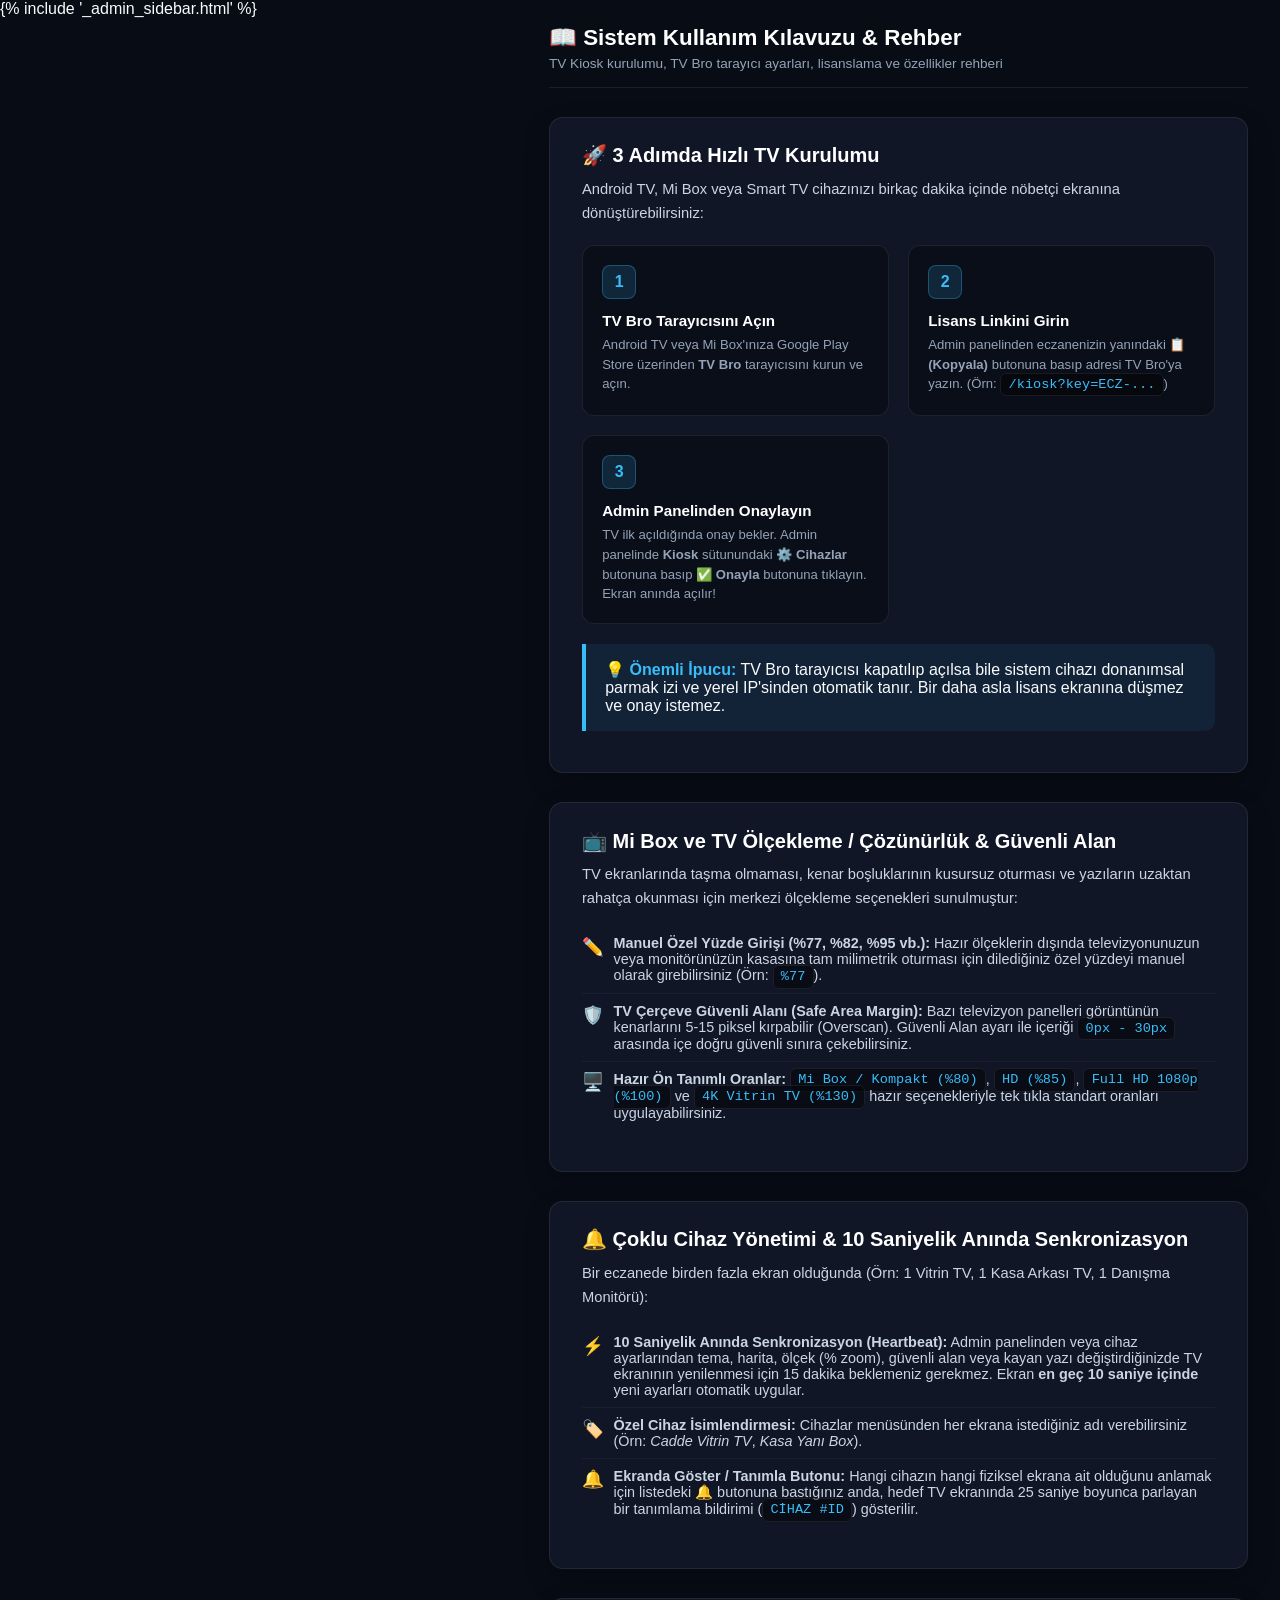
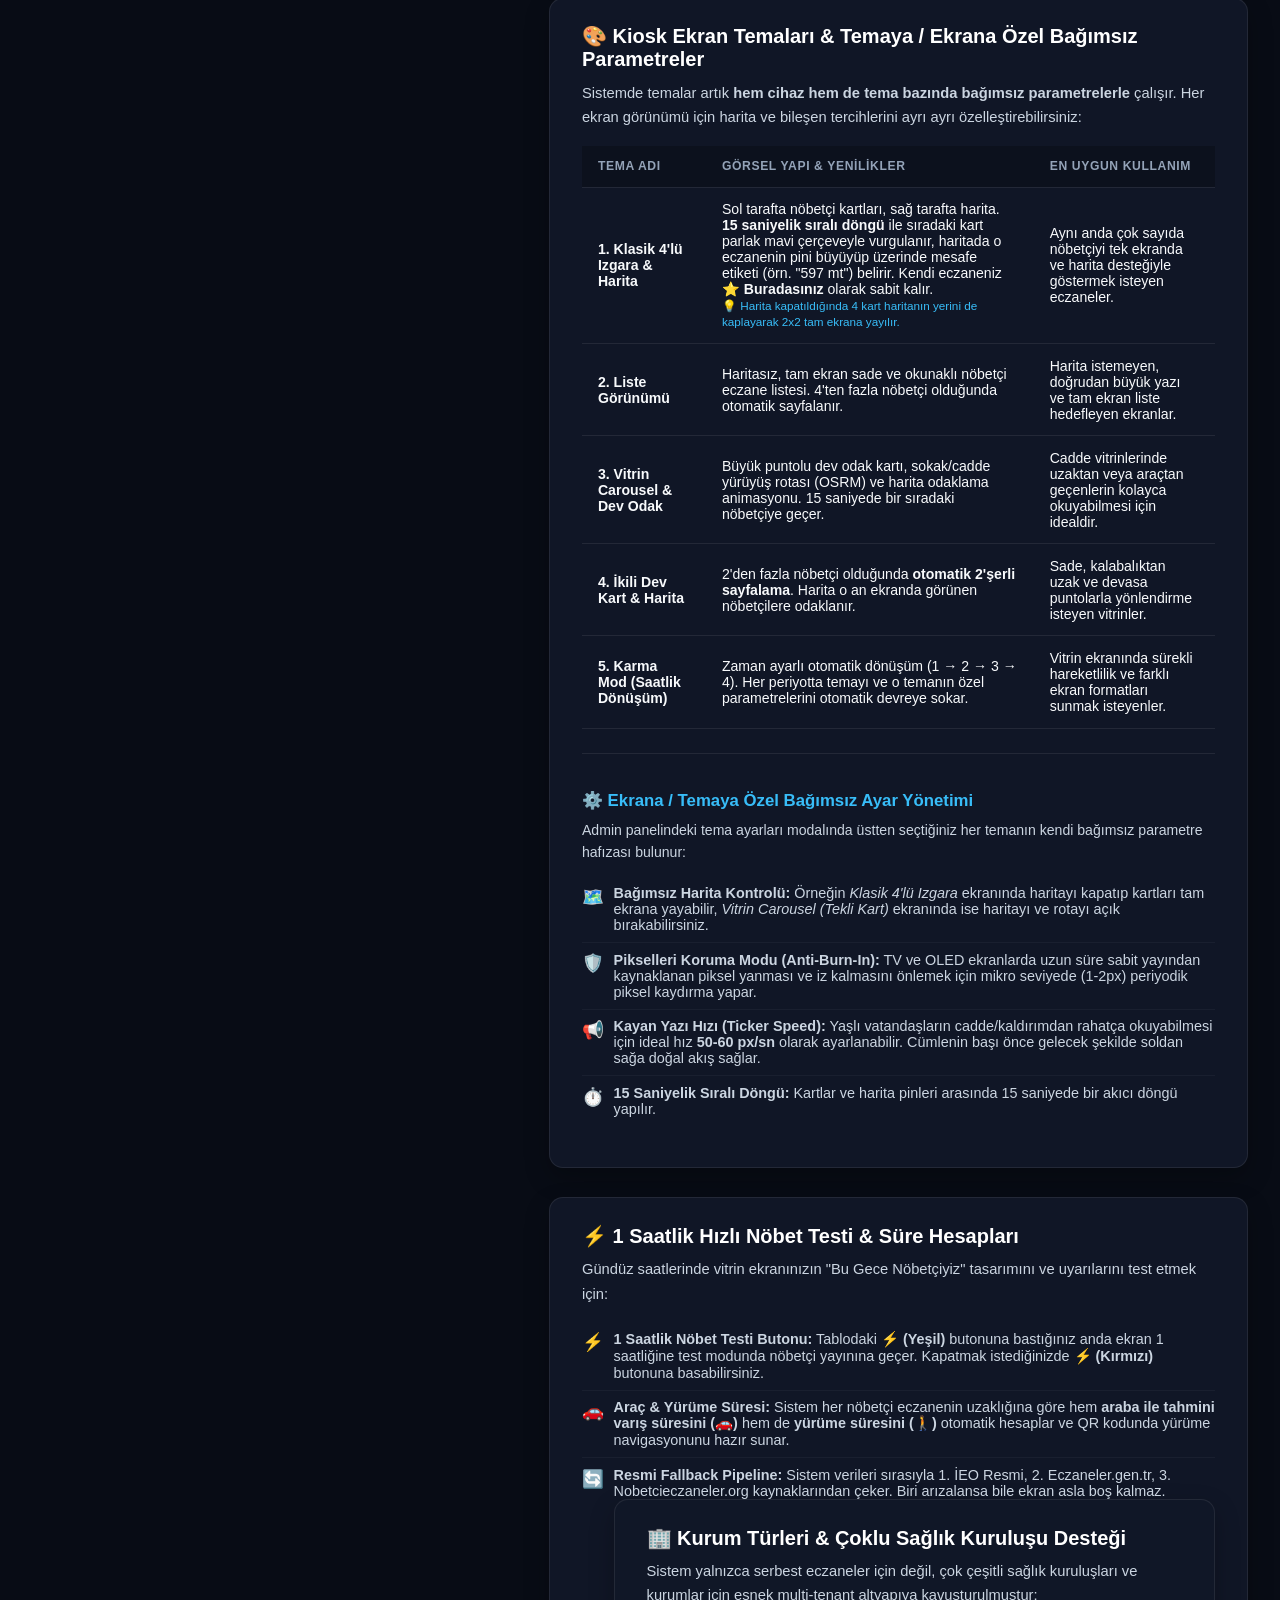
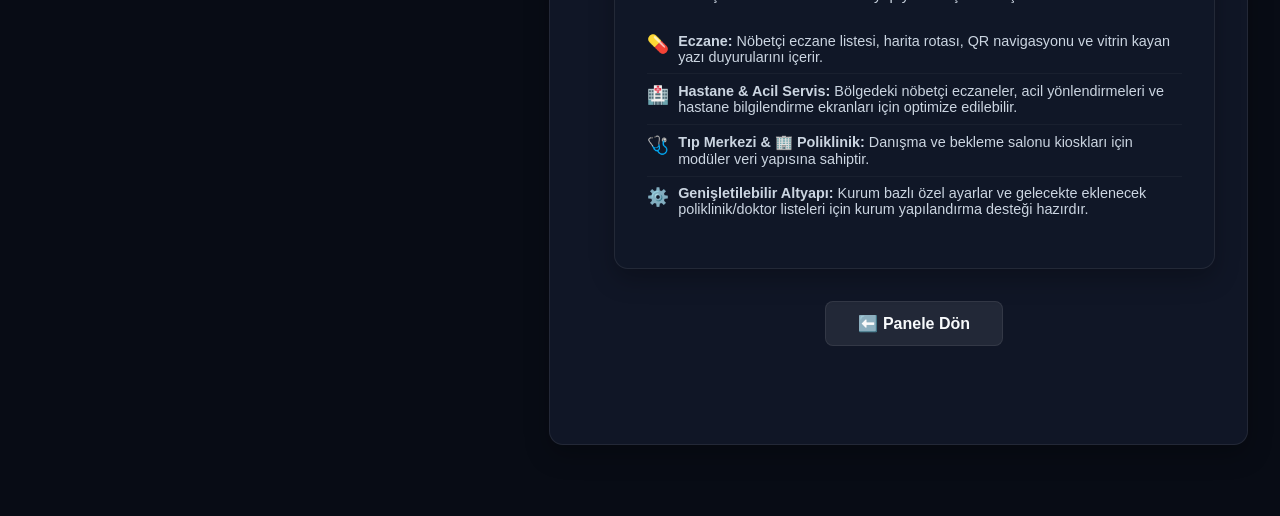
<file: templates/admin_help.html>
<!DOCTYPE html>
<html lang="tr">
<head>
    <meta charset="UTF-8">
    <meta name="viewport" content="width=device-width, initial-scale=1.0">
    <title>Kullanım Kılavuzu & Rehber | Nöbetçi Eczane TV</title>
    <link rel="preconnect" href="https://fonts.googleapis.com">
    <link rel="preconnect" href="https://fonts.gstatic.com" crossorigin>
    <link rel="stylesheet" href="/static/admin_sidebar.css?v=1.0">
    <style>
        .help-container {
            max-width: 1200px;
            margin: 0 auto;
        }

        /* Üst Gezinme Çubuğu */
        .top-navbar {
            background: var(--bg-card);
            border: 1px solid var(--border-color);
            backdrop-filter: blur(12px);
            border-radius: 16px;
            padding: 1rem 1.6rem;
            display: flex;
            align-items: center;
            justify-content: space-between;
            margin-bottom: 2rem;
            box-shadow: 0 10px 25px rgba(0,0,0,0.3);
        }

        .brand {
            display: flex;
            align-items: center;
            gap: 1rem;
        }

        .brand-logo {
            width: 44px;
            height: 44px;
            background: linear-gradient(135deg, #9333ea, #c084fc);
            border-radius: 12px;
            display: flex;
            align-items: center;
            justify-content: center;
            font-size: 1.4rem;
            box-shadow: 0 0 15px rgba(168, 85, 247, 0.4);
        }

        .brand-text h1 {
            font-size: 1.25rem;
            font-weight: 800;
            margin: 0;
            color: #fff;
        }

        .brand-text p {
            font-size: 0.8rem;
            color: var(--text-muted);
            margin: 0.15rem 0 0 0;
        }

        .nav-actions {
            display: flex;
            gap: 0.8rem;
            align-items: center;
        }

        .btn {
            display: inline-flex;
            align-items: center;
            justify-content: center;
            gap: 0.5rem;
            padding: 0.55rem 1.1rem;
            border-radius: 8px;
            font-size: 0.88rem;
            font-weight: 600;
            cursor: pointer;
            border: none;
            transition: all 0.2s ease;
            text-decoration: none;
            color: #fff;
        }
        .btn-secondary { background: rgba(255, 255, 255, 0.08); border: 1px solid var(--border-color); color: var(--text-main); }
        .btn-secondary:hover { background: rgba(255, 255, 255, 0.14); }

        /* Rehber Kartları */
        .guide-card {
            background: var(--bg-card);
            border: 1px solid var(--border-color);
            border-radius: 14px;
            padding: 1.6rem 2rem;
            margin-bottom: 1.8rem;
            box-shadow: 0 10px 25px rgba(0, 0, 0, 0.25);
        }

        .guide-card h2 {
            font-size: 1.25rem;
            font-weight: 800;
            color: #fff;
            display: flex;
            align-items: center;
            gap: 0.6rem;
            margin-top: 0;
            margin-bottom: 0.6rem;
        }

        .guide-card p {
            color: #cbd5e1;
            font-size: 0.92rem;
            line-height: 1.65;
            margin-top: 0;
        }

        /* Adım Kutuları */
        .steps-grid {
            display: grid;
            grid-template-columns: repeat(auto-fit, minmax(280px, 1fr));
            gap: 1.2rem;
            margin: 1.2rem 0;
        }

        .step-box {
            background: rgba(0, 0, 0, 0.35);
            border: 1px solid var(--border-color);
            border-radius: 12px;
            padding: 1.2rem;
            position: relative;
        }

        .step-number {
            width: 32px;
            height: 32px;
            background: rgba(56, 189, 248, 0.15);
            color: var(--color-accent);
            border: 1px solid rgba(56, 189, 248, 0.3);
            border-radius: 8px;
            display: flex;
            align-items: center;
            justify-content: center;
            font-weight: 800;
            font-size: 1rem;
            margin-bottom: 0.8rem;
        }

        .step-box h3 {
            font-size: 0.95rem;
            font-weight: 700;
            color: #fff;
            margin: 0 0 0.4rem 0;
        }

        .step-box p {
            font-size: 0.82rem;
            color: var(--text-muted);
            line-height: 1.5;
            margin: 0;
        }

        /* Vurgulu Bilgi Kutusu */
        .info-callout {
            background: rgba(56, 189, 248, 0.08);
            border-left: 4px solid var(--color-accent);
            border-radius: 0 10px 10px 0;
            padding: 1rem 1.2rem;
            margin: 1rem 0;
        }

        .info-callout strong {
            color: var(--color-accent);
        }

        /* Özellik Listesi */
        .feature-list {
            list-style: none;
            padding: 0;
            margin: 1rem 0;
        }

        .feature-list li {
            padding: 0.55rem 0;
            display: flex;
            align-items: flex-start;
            gap: 0.6rem;
            font-size: 0.9rem;
            color: #cbd5e1;
            border-bottom: 1px solid rgba(255, 255, 255, 0.04);
        }

        .feature-list li:last-child {
            border-bottom: none;
        }

        .feature-list .icon {
            font-size: 1.1rem;
            flex-shrink: 0;
            margin-top: 0.1rem;
        }

        /* Kod Blokları */
        code {
            font-family: 'JetBrains Mono', monospace;
            background: rgba(0, 0, 0, 0.45);
            padding: 0.2rem 0.45rem;
            border-radius: 6px;
            color: #38bdf8;
            font-size: 0.85rem;
            border: 1px solid rgba(255, 255, 255, 0.08);
        }

        /* Tema Karşılaştırma Izgarası */
        .themes-table {
            width: 100%;
            border-collapse: collapse;
            margin-top: 1rem;
        }

        .themes-table th, .themes-table td {
            padding: 0.85rem 1rem;
            text-align: left;
            border-bottom: 1px solid var(--border-color);
            font-size: 0.88rem;
        }

        .themes-table th {
            color: var(--text-muted);
            text-transform: uppercase;
            font-size: 0.76rem;
            letter-spacing: 0.05em;
            background: rgba(0, 0, 0, 0.25);
        }
    </style>
</head>
<body class="admin-body">

    <!-- Ortak Sol Menü (Sidebar) -->
    {% include '_admin_sidebar.html' %}

    <!-- Ana İçerik Alanı -->
    <main class="main-wrapper" id="main-content">
        <!-- Mobil Header -->
        <div class="mobile-header">
            <button type="button" class="btn btn-secondary" onclick="toggleMobileSidebar()" style="padding: 0.4rem 0.7rem; font-size: 1.1rem;">
                ☰
            </button>
            <div style="font-weight: 800; color: #fff; font-size: 1.05rem; display: flex; align-items: center; gap: 0.5rem;">
                <span>📖</span> Yardım & Kılavuz
            </div>
            <a href="/admin" class="btn btn-secondary" style="padding: 0.4rem 0.7rem; font-size: 0.8rem;">
                ⬅️
            </a>
        </div>

        <div class="help-container">
            <!-- Sayfa Başlığı -->
            <div style="display: flex; justify-content: space-between; align-items: center; margin-bottom: 1.8rem; padding-bottom: 1rem; border-bottom: 1px solid var(--border-color); flex-wrap: wrap; gap: 1rem;">
                <div>
                    <h1 style="font-size: 1.4rem; font-weight: 800; margin: 0; color: #fff;">📖 Sistem Kullanım Kılavuzu & Rehber</h1>
                    <p style="margin: 0.3rem 0 0 0; color: var(--text-muted); font-size: 0.85rem;">TV Kiosk kurulumu, TV Bro tarayıcı ayarları, lisanslama ve özellikler rehberi</p>
                </div>
            </div>

        <!-- 1. BÖLÜM: 3 Adımda Kolay TV / Mi Box Kurulumu -->
        <section class="guide-card">
            <h2>🚀 3 Adımda Hızlı TV Kurulumu</h2>
            <p>Android TV, Mi Box veya Smart TV cihazınızı birkaç dakika içinde nöbetçi ekranına dönüştürebilirsiniz:</p>

            <div class="steps-grid">
                <div class="step-box">
                    <div class="step-number">1</div>
                    <h3>TV Bro Tarayıcısını Açın</h3>
                    <p>Android TV veya Mi Box'ınıza Google Play Store üzerinden <strong>TV Bro</strong> tarayıcısını kurun ve açın.</p>
                </div>

                <div class="step-box">
                    <div class="step-number">2</div>
                    <h3>Lisans Linkini Girin</h3>
                    <p>Admin panelinden eczanenizin yanındaki <strong>📋 (Kopyala)</strong> butonuna basıp adresi TV Bro'ya yazın. (Örn: <code>/kiosk?key=ECZ-...</code>)</p>
                </div>

                <div class="step-box">
                    <div class="step-number">3</div>
                    <h3>Admin Panelinden Onaylayın</h3>
                    <p>TV ilk açıldığında onay bekler. Admin panelinde <strong>Kiosk</strong> sütunundaki <strong>⚙️ Cihazlar</strong> butonuna basıp <strong>✅ Onayla</strong> butonuna tıklayın. Ekran anında açılır!</p>
                </div>
            </div>

            <div class="info-callout">
                <strong>💡 Önemli İpucu:</strong> TV Bro tarayıcısı kapatılıp açılsa bile sistem cihazı donanımsal parmak izi ve yerel IP'sinden otomatik tanır. Bir daha asla lisans ekranına düşmez ve onay istemez.
            </div>
        </section>

        <!-- 2. BÖLÜM: Mi Box ve TV Çözünürlük & Güvenli Alan Ayarları -->
        <section class="guide-card">
            <h2>📺 Mi Box ve TV Ölçekleme / Çözünürlük & Güvenli Alan</h2>
            <p>TV ekranlarında taşma olmaması, kenar boşluklarının kusursuz oturması ve yazıların uzaktan rahatça okunması için merkezi ölçekleme seçenekleri sunulmuştur:</p>

            <ul class="feature-list">
                <li>
                    <span class="icon">✏️</span>
                    <div>
                        <strong>Manuel Özel Yüzde Girişi (%77, %82, %95 vb.):</strong>
                        Hazır ölçeklerin dışında televizyonunuzun veya monitörünüzün kasasına tam milimetrik oturması için dilediğiniz özel yüzdeyi manuel olarak girebilirsiniz (Örn: <code>%77</code>).
                    </div>
                </li>
                <li>
                    <span class="icon">🛡️</span>
                    <div>
                        <strong>TV Çerçeve Güvenli Alanı (Safe Area Margin):</strong>
                        Bazı televizyon panelleri görüntünün kenarlarını 5-15 piksel kırpabilir (Overscan). Güvenli Alan ayarı ile içeriği <code>0px - 30px</code> arasında içe doğru güvenli sınıra çekebilirsiniz.
                    </div>
                </li>
                <li>
                    <span class="icon">🖥️</span>
                    <div>
                        <strong>Hazır Ön Tanımlı Oranlar:</strong>
                        <code>Mi Box / Kompakt (%80)</code>, <code>HD (%85)</code>, <code>Full HD 1080p (%100)</code> ve <code>4K Vitrin TV (%130)</code> hazır seçenekleriyle tek tıkla standart oranları uygulayabilirsiniz.
                    </div>
                </li>
            </ul>
        </section>

        <!-- 3. BÖLÜM: Çoklu Cihaz, TV Tanımlama ve 10sn Anlık Senkronizasyon -->
        <section class="guide-card">
            <h2>🔔 Çoklu Cihaz Yönetimi & 10 Saniyelik Anında Senkronizasyon</h2>
            <p>Bir eczanede birden fazla ekran olduğunda (Örn: 1 Vitrin TV, 1 Kasa Arkası TV, 1 Danışma Monitörü):</p>

            <ul class="feature-list">
                <li>
                    <span class="icon">⚡</span>
                    <div>
                        <strong>10 Saniyelik Anında Senkronizasyon (Heartbeat):</strong>
                        Admin panelinden veya cihaz ayarlarından tema, harita, ölçek (% zoom), güvenli alan veya kayan yazı değiştirdiğinizde TV ekranının yenilenmesi için 15 dakika beklemeniz gerekmez. Ekran <strong>en geç 10 saniye içinde</strong> yeni ayarları otomatik uygular.
                    </div>
                </li>
                <li>
                    <span class="icon">🏷️</span>
                    <div>
                        <strong>Özel Cihaz İsimlendirmesi:</strong> Cihazlar menüsünden her ekrana istediğiniz adı verebilirsiniz (Örn: <em>Cadde Vitrin TV</em>, <em>Kasa Yanı Box</em>).
                    </div>
                </li>
                <li>
                    <span class="icon">🔔</span>
                    <div>
                        <strong>Ekranda Göster / Tanımla Butonu:</strong> Hangi cihazın hangi fiziksel ekrana ait olduğunu anlamak için listedeki <strong>🔔</strong> butonuna bastığınız anda, hedef TV ekranında 25 saniye boyunca parlayan bir tanımlama bildirimi (<code>CİHAZ #ID</code>) gösterilir.
                    </div>
                </li>
            </ul>
        </section>

        <!-- 4. BÖLÜM: Kiosk Ekran Temaları & Temaya Özel Bağımsız Parametreler -->
        <section class="guide-card">
            <h2>🎨 Kiosk Ekran Temaları & Temaya / Ekrana Özel Bağımsız Parametreler</h2>
            <p>Sistemde temalar artık <strong>hem cihaz hem de tema bazında bağımsız parametrelerle</strong> çalışır. Her ekran görünümü için harita ve bileşen tercihlerini ayrı ayrı özelleştirebilirsiniz:</p>

            <table class="themes-table">
                <thead>
                    <tr>
                        <th>Tema Adı</th>
                        <th>Görsel Yapı & Yenilikler</th>
                        <th>En Uygun Kullanım</th>
                    </tr>
                </thead>
                <tbody>
                    <tr>
                        <td><strong>1. Klasik 4'lü Izgara & Harita</strong></td>
                        <td>
                            Sol tarafta nöbetçi kartları, sağ tarafta harita. 
                            <strong>15 saniyelik sıralı döngü</strong> ile sıradaki kart parlak mavi çerçeveyle vurgulanır, haritada o eczanenin pini büyüyüp üzerinde mesafe etiketi (örn. "597 mt") belirir. Kendi eczaneniz <strong>⭐ Buradasınız</strong> olarak sabit kalır.
                            <br><small style="color: #38bdf8;">💡 Harita kapatıldığında 4 kart haritanın yerini de kaplayarak 2x2 tam ekrana yayılır.</small>
                        </td>
                        <td>Aynı anda çok sayıda nöbetçiyi tek ekranda ve harita desteğiyle göstermek isteyen eczaneler.</td>
                    </tr>
                    <tr>
                        <td><strong>2. Liste Görünümü</strong></td>
                        <td>Haritasız, tam ekran sade ve okunaklı nöbetçi eczane listesi. 4'ten fazla nöbetçi olduğunda otomatik sayfalanır.</td>
                        <td>Harita istemeyen, doğrudan büyük yazı ve tam ekran liste hedefleyen ekranlar.</td>
                    </tr>
                    <tr>
                        <td><strong>3. Vitrin Carousel & Dev Odak</strong></td>
                        <td>Büyük puntolu dev odak kartı, sokak/cadde yürüyüş rotası (OSRM) ve harita odaklama animasyonu. 15 saniyede bir sıradaki nöbetçiye geçer.</td>
                        <td>Cadde vitrinlerinde uzaktan veya araçtan geçenlerin kolayca okuyabilmesi için idealdir.</td>
                    </tr>
                    <tr>
                        <td><strong>4. İkili Dev Kart & Harita</strong></td>
                        <td>2'den fazla nöbetçi olduğunda <strong>otomatik 2'şerli sayfalama</strong>. Harita o an ekranda görünen nöbetçilere odaklanır.</td>
                        <td>Sade, kalabalıktan uzak ve devasa puntolarla yönlendirme isteyen vitrinler.</td>
                    </tr>
                    <tr>
                        <td><strong>5. Karma Mod (Saatlik Dönüşüm)</strong></td>
                        <td>Zaman ayarlı otomatik dönüşüm (1 &rarr; 2 &rarr; 3 &rarr; 4). Her periyotta temayı ve o temanın özel parametrelerini otomatik devreye sokar.</td>
                        <td>Vitrin ekranında sürekli hareketlilik ve farklı ekran formatları sunmak isteyenler.</td>
                    </tr>
                </tbody>
            </table>

            <div style="margin-top: 1.5rem; padding-top: 1.2rem; border-top: 1px solid var(--border-color);">
                <h3 style="font-size: 1.05rem; color: var(--color-accent); margin-bottom: 0.5rem;">⚙️ Ekrana / Temaya Özel Bağımsız Ayar Yönetimi</h3>
                <p style="font-size: 0.88rem; color: #cbd5e1; line-height: 1.6; margin-bottom: 0.8rem;">
                    Admin panelindeki tema ayarları modalında üstten seçtiğiniz her temanın kendi bağımsız parametre hafızası bulunur:
                </p>
                <ul class="feature-list" style="margin-top: 0.5rem;">
                    <li>
                        <span class="icon">🗺️</span>
                        <div>
                            <strong>Bağımsız Harita Kontrolü:</strong> Örneğin <em>Klasik 4'lü Izgara</em> ekranında haritayı kapatıp kartları tam ekrana yayabilir, <em>Vitrin Carousel (Tekli Kart)</em> ekranında ise haritayı ve rotayı açık bırakabilirsiniz.
                        </div>
                    </li>
                    <li>
                        <span class="icon">🛡️</span>
                        <div>
                            <strong>Pikselleri Koruma Modu (Anti-Burn-In):</strong> TV ve OLED ekranlarda uzun süre sabit yayından kaynaklanan piksel yanması ve iz kalmasını önlemek için mikro seviyede (1-2px) periyodik piksel kaydırma yapar.
                        </div>
                    </li>
                    <li>
                        <span class="icon">📢</span>
                        <div>
                            <strong>Kayan Yazı Hızı (Ticker Speed):</strong> Yaşlı vatandaşların cadde/kaldırımdan rahatça okuyabilmesi için ideal hız <strong>50-60 px/sn</strong> olarak ayarlanabilir. Cümlenin başı önce gelecek şekilde soldan sağa doğal akış sağlar.
                        </div>
                    </li>
                    <li>
                        <span class="icon">⏱️</span>
                        <div>
                            <strong>15 Saniyelik Sıralı Döngü:</strong> Kartlar ve harita pinleri arasında 15 saniyede bir akıcı döngü yapılır.
                        </div>
                    </li>
                </ul>
            </div>
        </section>

        <!-- 5. BÖLÜM: 1 Saatlik Test Nöbeti ve Mesafe Bilgisi -->
        <section class="guide-card">
            <h2>⚡ 1 Saatlik Hızlı Nöbet Testi & Süre Hesapları</h2>
            <p>Gündüz saatlerinde vitrin ekranınızın "Bu Gece Nöbetçiyiz" tasarımını ve uyarılarını test etmek için:</p>

            <ul class="feature-list">
                <li>
                    <span class="icon">⚡</span>
                    <div>
                        <strong>1 Saatlik Nöbet Testi Butonu:</strong> Tablodaki <strong>⚡ (Yeşil)</strong> butonuna bastığınız anda ekran 1 saatliğine test modunda nöbetçi yayınına geçer. Kapatmak istediğinizde <strong>⚡ (Kırmızı)</strong> butonuna basabilirsiniz.
                    </div>
                </li>
                <li>
                    <span class="icon">🚗</span>
                    <div>
                        <strong>Araç & Yürüme Süresi:</strong> Sistem her nöbetçi eczanenin uzaklığına göre hem <strong>araba ile tahmini varış süresini (🚗)</strong> hem de <strong>yürüme süresini (🚶)</strong> otomatik hesaplar ve QR kodunda yürüme navigasyonunu hazır sunar.
                    </div>
                </li>
                <li>
                    <span class="icon">🔄</span>
                    <div>
                        <strong>Resmi Fallback Pipeline:</strong> Sistem verileri sırasıyla 1. İEO Resmi, 2. Eczaneler.gen.tr, 3. Nobetcieczaneler.org kaynaklarından çeker. Biri arızalansa bile ekran asla boş kalmaz.
        <!-- 6. BÖLÜM: Kurum Türleri & Esnek Kiosk Altyapısı -->
        <section class="guide-card">
            <h2>🏢 Kurum Türleri & Çoklu Sağlık Kuruluşu Desteği</h2>
            <p>Sistem yalnızca serbest eczaneler için değil, çok çeşitli sağlık kuruluşları ve kurumlar için esnek multi-tenant altyapıya kavuşturulmuştur:</p>

            <ul class="feature-list">
                <li>
                    <span class="icon">💊</span>
                    <div>
                        <strong>Eczane:</strong> Nöbetçi eczane listesi, harita rotası, QR navigasyonu ve vitrin kayan yazı duyurularını içerir.
                    </div>
                </li>
                <li>
                    <span class="icon">🏥</span>
                    <div>
                        <strong>Hastane & Acil Servis:</strong> Bölgedeki nöbetçi eczaneler, acil yönlendirmeleri ve hastane bilgilendirme ekranları için optimize edilebilir.
                    </div>
                </li>
                <li>
                    <span class="icon">🩺</span>
                    <div>
                        <strong>Tıp Merkezi & 🏢 Poliklinik:</strong> Danışma ve bekleme salonu kioskları için modüler veri yapısına sahiptir.
                    </div>
                </li>
                <li>
                    <span class="icon">⚙️</span>
                    <div>
                        <strong>Genişletilebilir Altyapı:</strong> Kurum bazlı özel ayarlar ve gelecekte eklenecek poliklinik/doktor listeleri için kurum yapılandırma desteği hazırdır.
                    </div>
                </li>
            </ul>
        </section>

        <!-- Alt Gezinme -->
        <div style="text-align: center; margin: 2rem 0 3rem 0;">
            <a href="/admin" class="btn btn-secondary" style="padding: 0.75rem 2rem; font-size: 1rem;">
                ⬅️ Panele Dön
            </a>
        </div>
        </div>
    </main>

</body>
</html>
</file>
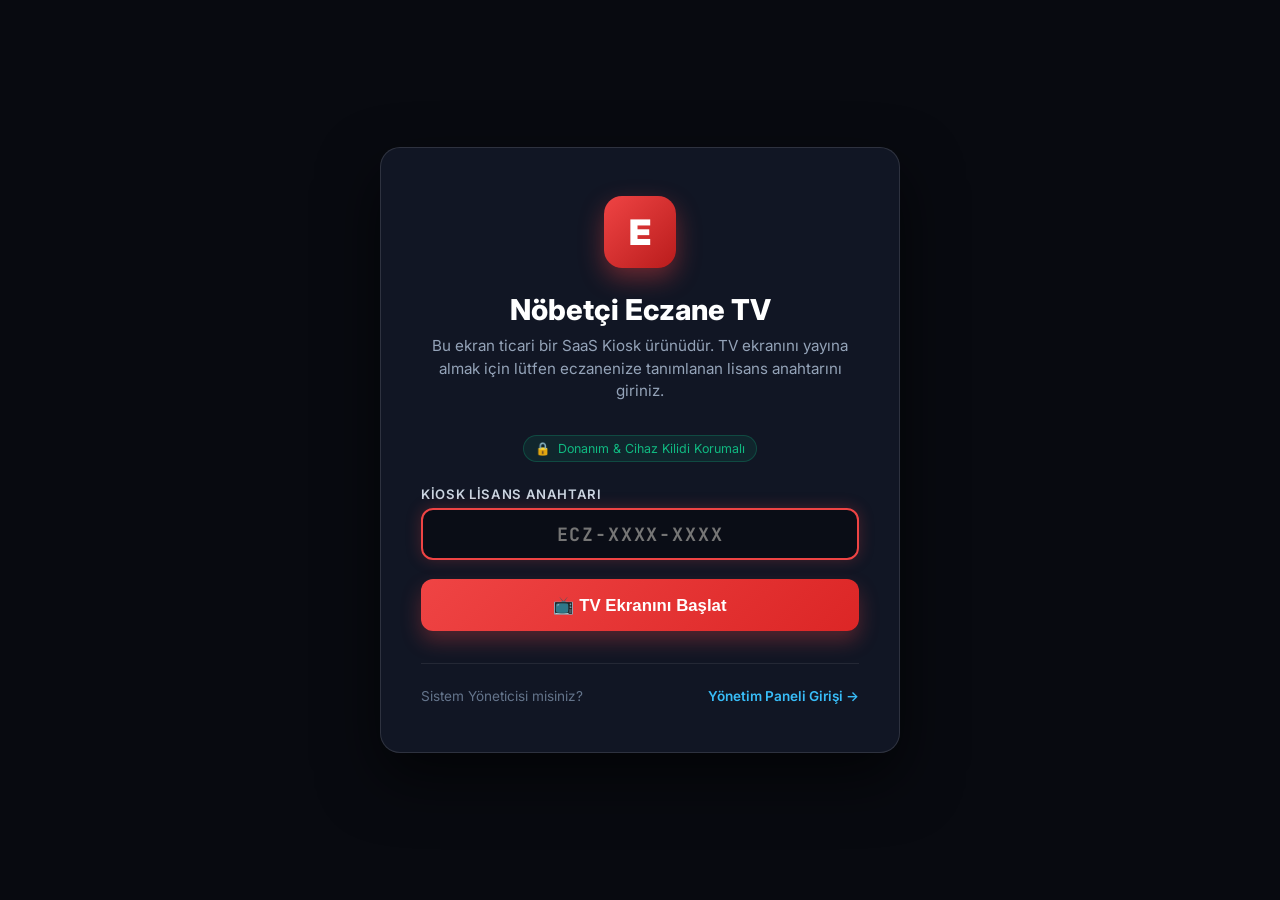
<file: templates/portal.html>
<!DOCTYPE html>
<html lang="tr">
<head>
    <meta charset="UTF-8">
    <meta name="viewport" content="width=device-width, initial-scale=1.0">
    <title>Giriş & Kurulum | Nöbetçi Eczane Kiosk TV</title>
    <link rel="preconnect" href="https://fonts.googleapis.com">
    <link rel="preconnect" href="https://fonts.gstatic.com" crossorigin>
    <link href="https://fonts.googleapis.com/css2?family=Inter:wght@400;500;600;700;800;900&family=JetBrains+Mono:wght@700;800&display=swap" rel="stylesheet">
    <link rel="stylesheet" href="/static/style.css">
    <style>
        html, body {
            height: auto !important;
            min-height: 100vh !important;
            overflow-y: auto !important;
            overflow-x: hidden !important;
            width: 100% !important;
        }
        body {
            background: #080a10;
            color: #f8fafc;
            min-height: 100vh;
            display: flex;
            align-items: center;
            justify-content: center;
            padding: 1.5rem;
            margin: 0;
            font-family: 'Inter', sans-serif;
        }
        .portal-card {
            background: rgba(18, 24, 38, 0.95);
            border: 1px solid rgba(255, 255, 255, 0.12);
            border-radius: 20px;
            padding: 3rem 2.5rem;
            max-width: 520px;
            width: 100%;
            text-align: center;
            box-shadow: 0 25px 60px rgba(0, 0, 0, 0.6);
        }
        .portal-icon {
            width: 72px;
            height: 72px;
            background: linear-gradient(135deg, #ef4444, #b91c1c);
            border-radius: 18px;
            display: flex;
            align-items: center;
            justify-content: center;
            font-size: 2.2rem;
            font-weight: 900;
            color: #fff;
            margin: 0 auto 1.5rem;
            box-shadow: 0 10px 25px rgba(239, 68, 68, 0.4);
        }
        .portal-title {
            font-size: 1.8rem;
            font-weight: 800;
            color: #fff;
            margin-bottom: 0.5rem;
        }
        .portal-desc {
            font-size: 0.95rem;
            color: #94a3b8;
            line-height: 1.5;
            margin-bottom: 2rem;
        }
        .portal-form {
            display: flex;
            flex-direction: column;
            gap: 1.2rem;
        }
        .input-group {
            text-align: left;
        }
        .input-label {
            display: block;
            font-size: 0.82rem;
            font-weight: 600;
            color: #cbd5e1;
            margin-bottom: 0.4rem;
            text-transform: uppercase;
            letter-spacing: 0.05em;
        }
        .input-key {
            width: 100%;
            height: 52px;
            box-sizing: border-box;
            padding: 0 1.1rem;
            background: rgba(0, 0, 0, 0.4);
            border: 2px solid rgba(255, 255, 255, 0.12);
            border-radius: 12px;
            color: #fbbf24;
            font-family: 'JetBrains Mono', monospace;
            font-size: 1.15rem;
            font-weight: 700;
            text-align: center;
            letter-spacing: 0.1em;
            text-transform: uppercase;
            outline: none;
            transition: all 0.2s ease;
        }
        .input-key:focus {
            border-color: #ef4444;
            box-shadow: 0 0 15px rgba(239, 68, 68, 0.25);
        }
        .btn-start {
            width: 100%;
            height: 52px;
            box-sizing: border-box;
            background: linear-gradient(135deg, #ef4444, #dc2626);
            color: #fff;
            border: none;
            border-radius: 12px;
            font-size: 1.05rem;
            font-weight: 700;
            cursor: pointer;
            transition: all 0.2s ease;
            box-shadow: 0 10px 20px rgba(239, 68, 68, 0.3);
            display: flex;
            align-items: center;
            justify-content: center;
        }
        .btn-start:hover {
            transform: translateY(-2px);
            box-shadow: 0 12px 25px rgba(239, 68, 68, 0.45);
        }
        .portal-footer {
            margin-top: 2rem;
            padding-top: 1.5rem;
            border-top: 1px solid rgba(255, 255, 255, 0.08);
            font-size: 0.85rem;
            color: #64748b;
            display: flex;
            justify-content: space-between;
            align-items: center;
        }
        .portal-footer a {
            color: #38bdf8;
            text-decoration: none;
            font-weight: 600;
        }
        .portal-footer a:hover {
            text-decoration: underline;
        }
        .security-badge {
            display: inline-flex;
            align-items: center;
            gap: 0.4rem;
            font-size: 0.78rem;
            color: #10b981;
            background: rgba(16, 185, 129, 0.1);
            padding: 0.3rem 0.7rem;
            border-radius: 9999px;
            margin-bottom: 1.5rem;
            border: 1px solid rgba(16, 185, 129, 0.25);
        }
    </style>
</head>
<body>

    <div class="portal-card">
        <div class="portal-icon">E</div>
        <h1 class="portal-title">Nöbetçi Eczane TV</h1>
        <p class="portal-desc">
            Bu ekran ticari bir SaaS Kiosk ürünüdür. TV ekranını yayına almak için lütfen eczanenize tanımlanan lisans anahtarını giriniz.
        </p>

        <div class="security-badge">
            <span>🔒</span> Donanım & Cihaz Kilidi Korumalı
        </div>

        <form class="portal-form" action="/kiosk" method="GET">
            <div class="input-group">
                <label class="input-label" for="key">Kiosk Lisans Anahtarı</label>
                <input 
                    type="text" 
                    id="key" 
                    name="key" 
                    class="input-key" 
                    placeholder="ECZ-XXXX-XXXX" 
                    required 
                    autocomplete="off" 
                    autofocus
                >
            </div>
            <button type="submit" class="btn-start">
                📺 TV Ekranını Başlat
            </button>
        </form>

        <div class="portal-footer">
            <span>Sistem Yöneticisi misiniz?</span>
            <a href="/admin">Yönetim Paneli Girişi &rarr;</a>
        </div>
    </div>

    <script>
        // Önceden girilmiş lisansı hatırlama
        document.addEventListener('DOMContentLoaded', () => {
            const keyInput = document.getElementById('key');
            const kayitliLisans = localStorage.getItem('kiosk_license_key');
            if (kayitliLisans && keyInput && !keyInput.value) {
                keyInput.value = kayitliLisans;
            }

            const form = document.querySelector('.portal-form');
            if (form) {
                form.addEventListener('submit', (e) => {
                    if (keyInput) {
                        const val = keyInput.value.trim().toUpperCase();
                        keyInput.value = val;
                        if (val) {
                            localStorage.setItem('kiosk_license_key', val);
                        }
                    }
                });
            }
        });
    </script>
</body>
</html>
</file>
<file: static/admin_sidebar.css>
/*
===================================================================
 Admin Paneli Ortak Sol Menü (Sidebar) & Responsive Layout Stilleri
===================================================================
*/

:root {
    --bg-body: #080c15;
    --bg-card: rgba(17, 24, 39, 0.95);
    --bg-hover: rgba(31, 41, 55, 0.8);
    --border-color: rgba(255, 255, 255, 0.08);
    --border-hover: rgba(255, 255, 255, 0.18);
    --color-primary: #ef4444;
    --color-success: #10b981;
    --color-warning: #f59e0b;
    --color-accent: #38bdf8;
    --color-purple: #a855f7;
    --text-main: #f8fafc;
    --text-muted: #94a3b8;
}

body.admin-body { 
    background: var(--bg-body) !important; 
    color: var(--text-main) !important; 
    min-height: 100vh !important; 
    margin: 0 !important;
    padding: 0 !important;
    display: flex !important;
    overflow-x: hidden !important;
    overflow-y: auto !important;
    font-family: 'Plus Jakarta Sans', 'Inter', sans-serif !important;
}

/* Modern Açılır / Kapanır Sol Menü (Sidebar) */
.sidebar {
    width: 260px;
    min-width: 260px;
    background: rgba(13, 18, 30, 0.98);
    border-right: 1px solid var(--border-color);
    display: flex;
    flex-direction: column;
    justify-content: space-between;
    position: fixed;
    top: 0;
    bottom: 0;
    left: 0;
    z-index: 1000;
    transition: all 0.28s cubic-bezier(0.4, 0, 0.2, 1);
    backdrop-filter: blur(16px);
    box-shadow: 4px 0 25px rgba(0,0,0,0.4);
}

.sidebar.collapsed {
    width: 78px;
    min-width: 78px;
}

.sidebar-header {
    padding: 1.2rem 1.1rem;
    display: flex;
    align-items: center;
    justify-content: space-between;
    border-bottom: 1px solid var(--border-color);
}

.sidebar-brand {
    display: flex;
    align-items: center;
    gap: 0.75rem;
    text-decoration: none;
    overflow: hidden;
    white-space: nowrap;
}

.sidebar-logo {
    width: 40px;
    height: 40px;
    background: linear-gradient(135deg, #ef4444, #b91c1c);
    border-radius: 10px;
    display: flex;
    align-items: center;
    justify-content: center;
    font-size: 1.4rem;
    font-weight: 900;
    color: #fff;
    flex-shrink: 0;
    box-shadow: 0 0 15px rgba(239, 68, 68, 0.4);
}

.sidebar-title {
    display: flex;
    flex-direction: column;
    transition: opacity 0.2s;
}
.sidebar-title h2 { font-size: 1.05rem; font-weight: 800; color: #fff; margin: 0; }
.sidebar-title span { font-size: 0.72rem; color: var(--text-muted); }
.sidebar.collapsed .sidebar-title { display: none; }

.sidebar-toggle-btn {
    background: rgba(255,255,255,0.06);
    border: 1px solid var(--border-color);
    color: var(--text-muted);
    width: 32px;
    height: 32px;
    border-radius: 8px;
    cursor: pointer;
    display: flex;
    align-items: center;
    justify-content: center;
    font-size: 1rem;
    transition: all 0.2s;
    flex-shrink: 0;
}
.sidebar-toggle-btn:hover { background: rgba(255,255,255,0.12); color: #fff; }

.sidebar-nav {
    list-style: none;
    padding: 1rem 0.6rem;
    display: flex;
    flex-direction: column;
    gap: 0.4rem;
    overflow-y: auto;
    flex: 1;
    margin: 0;
}

.nav-link-item {
    display: flex;
    align-items: center;
    gap: 0.85rem;
    padding: 0.75rem 0.9rem;
    border-radius: 10px;
    color: #cbd5e1;
    text-decoration: none;
    font-size: 0.88rem;
    font-weight: 600;
    transition: all 0.2s;
    white-space: nowrap;
    overflow: hidden;
}
.nav-link-item:hover {
    background: rgba(255, 255, 255, 0.08);
    color: #fff;
    transform: translateX(3px);
}
.nav-link-item.active {
    background: linear-gradient(90deg, rgba(239, 68, 68, 0.2), rgba(239, 68, 68, 0.05));
    color: #f87171;
    border-left: 3px solid #ef4444;
}
.nav-link-item .nav-icon {
    font-size: 1.25rem;
    min-width: 26px;
    text-align: center;
    flex-shrink: 0;
}
.sidebar.collapsed .nav-text {
    display: none;
}

.sidebar-footer {
    padding: 1rem 0.8rem;
    border-top: 1px solid var(--border-color);
    display: flex;
    flex-direction: column;
    gap: 0.5rem;
}

/* Ana İçerik Konteyneri */
.main-wrapper {
    margin-left: 260px;
    flex: 1;
    width: calc(100% - 260px);
    min-height: 100vh;
    padding: 1.5rem 2rem 3rem 2rem;
    transition: margin-left 0.28s cubic-bezier(0.4, 0, 0.2, 1), width 0.28s cubic-bezier(0.4, 0, 0.2, 1);
    box-sizing: border-box;
}
.sidebar.collapsed ~ .main-wrapper {
    margin-left: 78px;
    width: calc(100% - 78px);
}

/* Mobil Header Bar */
.mobile-header {
    display: none;
    align-items: center;
    justify-content: space-between;
    padding: 0.8rem 1.2rem;
    background: var(--bg-card);
    border-bottom: 1px solid var(--border-color);
    position: sticky;
    top: 0;
    z-index: 990;
    backdrop-filter: blur(12px);
    margin: -1.5rem -2rem 1.5rem -2rem;
}

.sidebar-overlay {
    display: none;
    position: fixed;
    inset: 0;
    background: rgba(0, 0, 0, 0.7);
    backdrop-filter: blur(4px);
    z-index: 995;
}

@media (max-width: 992px) {
    body.admin-body { display: block !important; padding: 0 !important; }
    .sidebar {
        transform: translateX(-100%);
        width: 270px !important;
    }
    .sidebar.mobile-open {
        transform: translateX(0);
    }
    .sidebar-overlay.mobile-open {
        display: block;
    }
    .main-wrapper {
        margin-left: 0 !important;
        width: 100% !important;
        padding: 1rem !important;
    }
    .mobile-header {
        display: flex;
        margin: -1rem -1rem 1rem -1rem;
    }
}
</file>
<file: static/style.css>
/*
===================================================================
 Nöbetçi Eczane TV Bilgi Ekranı (Kiosk Dashboard)
 TV / Mi Box 1080p & 4K Optimize Edilmiş Modern Karanlık Tema
===================================================================
*/

:root {
    /* Renk Paleti - Yüksek Kontrastlı Koyu TV Teması */
    --bg-main: #070a11;
    --bg-card: rgba(18, 24, 38, 0.92);
    --bg-card-hover: rgba(26, 35, 54, 0.98);
    --bg-card-border: rgba(255, 255, 255, 0.08);
    --bg-card-glow: rgba(239, 68, 68, 0.15);

    --color-primary: #ef4444;       /* Eczane Kırmızısı */
    --color-primary-dark: #dc2626;
    --color-success: #10b981;       /* Açık/Aktif Yeşili */
    --color-warning: #f59e0b;       /* Uyarı/Önbellek Sarısı */
    --color-accent: #38bdf8;        /* Navigasyon/Konum Mavisi */

    --text-pure: #ffffff;
    --text-primary: #f8fafc;
    --text-secondary: #94a3b8;
    --text-muted: #64748b;

    /* TV Ekranı Font Ölçekleri */
    --font-sans: 'Inter', -apple-system, BlinkMacSystemFont, 'Segoe UI', Roboto, sans-serif;
    --font-mono: 'JetBrains Mono', monospace;

    --radius-sm: 8px;
    --radius-md: 14px;
    --radius-lg: 20px;
    --radius-full: 9999px;
}

/* Sıfırlama ve Temel Yapı */
* {
    margin: 0;
    padding: 0;
    box-sizing: border-box;
    -webkit-font-smoothing: antialiased;
    -moz-osx-font-smoothing: grayscale;
}

html, body {
    width: 100vw;
    height: 100vh;
    overflow: hidden;
    background-color: var(--bg-main);
    color: var(--text-primary);
    font-family: var(--font-sans);
    user-select: none;
    cursor: default;
}

/* TV Ekranında Dikey Kaydırma Çubuğunu Gizleme */
body::-webkit-scrollbar,
.pharmacy-grid-container::-webkit-scrollbar {
    display: none;
    width: 0 !important;
}

body,
.pharmacy-grid-container {
    -ms-overflow-style: none;
    scrollbar-width: none;
}

/* TV Ekranı Dinamik Güvenli Alan (Safe Area Margin / Padding) ve Ölçek Stilleri */
:root {
    --safe-area-top: 0px;
    --safe-area-right: 0px;
    --safe-area-bottom: 0px;
    --safe-area-left: 0px;
}

html {
    width: 100%;
    height: 100%;
    margin: 0;
    padding: 0;
    overflow: hidden;
}

body.kiosk-mode {
    box-sizing: border-box;
    margin: 0;
    padding: 0;
    overflow: hidden;
    width: 100%;
    height: 100%;
}

/* Tam Ekran Kiosk Kapsayıcısı (TV ve Mi Box Tam Ekranı Doldurur) */
.dashboard-wrapper {
    display: flex;
    flex-direction: column;
    width: 100% !important;
    height: 100% !important;
    min-width: 100%;
    min-height: 100%;
    padding: calc(0.65rem + var(--safe-area-top, 0px)) 
             calc(0.85rem + var(--safe-area-right, 0px)) 
             calc(0.65rem + var(--safe-area-bottom, 0px)) 
             calc(0.85rem + var(--safe-area-left, 0px));
    background: radial-gradient(circle at top right, rgba(239, 68, 68, 0.08) 0%, transparent 45%),
                radial-gradient(circle at bottom left, rgba(56, 189, 248, 0.05) 0%, transparent 45%),
                var(--bg-main);
    gap: 0.65rem;
    box-sizing: border-box;
    overflow: hidden;
    transition: padding 0.2s ease;
}

/* ===================================================================
   1. ÜST BAŞLIK VE CANLI ÇUBUK (HEADER - KOMPAKT VE ŞIK)
   =================================================================== */
.top-header {
    display: flex;
    align-items: center;
    justify-content: space-between;
    background: var(--bg-card);
    border: 1px solid var(--bg-card-border);
    border-radius: var(--radius-md);
    padding: 0.45rem 1.2rem;
    box-shadow: 0 8px 24px rgba(0, 0, 0, 0.35);
    backdrop-filter: blur(12px);
    flex-shrink: 0;
}

.brand-area {
    display: flex;
    align-items: center;
    gap: 0.85rem;
}

.brand-icon {
    width: 44px;
    height: 44px;
    background: linear-gradient(135deg, #ef4444 0%, #b91c1c 100%);
    border-radius: var(--radius-md);
    display: flex;
    align-items: center;
    justify-content: center;
    box-shadow: 0 0 20px rgba(239, 68, 68, 0.5), inset 0 2px 4px rgba(255, 255, 255, 0.3);
    flex-shrink: 0;
}

.icon-e {
    font-size: 1.8rem;
    font-weight: 900;
    color: #ffffff;
    line-height: 1;
    font-family: var(--font-sans);
}

.brand-titles .main-title {
    font-size: clamp(1.4rem, 1.9vw, 1.8rem);
    font-weight: 800;
    color: var(--text-pure);
    letter-spacing: -0.02em;
    line-height: 1.15;
}

.brand-titles .subtitle {
    display: flex;
    align-items: center;
    gap: 0.5rem;
    font-size: 0.88rem;
    color: var(--text-secondary);
    font-weight: 500;
    margin-top: 0.15rem;
}

.pulse-indicator {
    width: 10px;
    height: 10px;
    background-color: var(--color-success);
    border-radius: 50%;
    display: inline-block;
    box-shadow: 0 0 10px var(--color-success);
    animation: pulseGlow 2s infinite;
}

@keyframes pulseGlow {
    0% { transform: scale(0.95); opacity: 0.8; box-shadow: 0 0 0 0 rgba(16, 185, 129, 0.7); }
    70% { transform: scale(1.1); opacity: 1; box-shadow: 0 0 0 8px rgba(16, 185, 129, 0); }
    100% { transform: scale(0.95); opacity: 0.8; box-shadow: 0 0 0 0 rgba(16, 185, 129, 0); }
}

/* Rozetler */
.header-badges {
    display: flex;
    align-items: center;
    gap: 1rem;
}

.info-pill {
    display: flex;
    align-items: center;
    gap: 0.6rem;
    background: rgba(255, 255, 255, 0.04);
    border: 1px solid rgba(255, 255, 255, 0.09);
    padding: 0.65rem 1.1rem;
    border-radius: var(--radius-full);
    font-size: 1.05rem;
    color: var(--text-primary);
}

.pill-icon {
    width: 20px;
    height: 20px;
    color: var(--color-accent);
}

.duty-period strong {
    color: var(--color-accent);
    font-weight: 700;
}

.pharmacy-counter strong {
    color: var(--color-primary);
    font-weight: 800;
    font-size: 1.25rem;
}

/* Dijital Saat Alanı */
.clock-card {
    display: flex;
    flex-direction: column;
    align-items: flex-end;
    justify-content: center;
    background: rgba(0, 0, 0, 0.35);
    border: 1px solid rgba(255, 255, 255, 0.07);
    padding: 0.35rem 0.9rem;
    border-radius: var(--radius-md);
}

.clock-time {
    font-family: var(--font-mono);
    font-size: 1.7rem;
    font-weight: 800;
    color: var(--text-pure);
    letter-spacing: 0.05em;
    line-height: 1;
    text-shadow: 0 0 15px rgba(255, 255, 255, 0.2);
}

.clock-date {
    font-size: 0.8rem;
    color: var(--text-secondary);
    font-weight: 600;
    margin-top: 0.15rem;
    text-transform: capitalize;
}

/* ===================================================================
   2. UYARI & OFFLINE DURUM BİLDİRİMİ
   =================================================================== */
.system-alert {
    display: flex;
    align-items: center;
    justify-content: space-between;
    background: rgba(245, 158, 11, 0.15);
    border: 1px solid rgba(245, 158, 11, 0.4);
    padding: 0.7rem 1.5rem;
    border-radius: var(--radius-md);
    color: #fef3c7;
    animation: slideDown 0.4s ease-out;
}

.hidden,
.badge-offline-status.hidden,
.system-alert.hidden {
    display: none !important;
}

.system-alert .alert-icon {
    font-size: 1.5rem;
    margin-right: 1rem;
}

.system-alert .alert-content {
    flex: 1;
    font-size: 1.05rem;
}

.system-alert .alert-content strong {
    color: #fbbf24;
    margin-right: 0.5rem;
}

.system-alert .alert-badge {
    background: #d97706;
    color: #ffffff;
    font-size: 0.8rem;
    font-weight: 800;
    padding: 0.3rem 0.7rem;
    border-radius: var(--radius-sm);
    letter-spacing: 0.05em;
}

@keyframes slideDown {
    from { opacity: 0; transform: translateY(-10px); }
    to { opacity: 1; transform: translateY(0); }
}

/* ===================================================================
   3. ECZANE KARTLARI IZGARASI (TV OPTİMİZE GRID)
   =================================================================== */
.pharmacy-grid-container {
    flex: 1;
    display: grid;
    /* TV Ekranı için 2x2 veya 3x2 Dengeli Dağılım */
    grid-template-columns: repeat(2, 1fr);
    grid-gap: clamp(0.6rem, 1.2vh, 1rem);
    overflow-y: auto;
    padding: 0.2rem 0.2rem 0.4rem 0.2rem;
    align-content: stretch;
}

/* Tek veya 3 eczane olduğunda dinamik uyum */
.pharmacy-grid-container.grid-count-1 {
    grid-template-columns: 1fr;
    max-width: 900px;
    margin: 0 auto;
    width: 100%;
}

/* 4'lü Izgara Ekranında Her Zaman 2x2 Mimarisi Korunur, 3 Eczane Varsa 4. Kare Boş Kalır */
.layout-classic_grid .pharmacy-grid-container {
    grid-template-columns: repeat(2, 1fr) !important;
}

/* Eksik Kartlar İçin Görünmez Yer Tutucu (Ölçek ve Mimarinin Korunması İçin) */
.classic-card-placeholder,
.dual-card-placeholder,
.list-card-placeholder {
    visibility: hidden !important;
    opacity: 0 !important;
    pointer-events: none !important;
    border: none !important;
    background: transparent !important;
    box-shadow: none !important;
}

/* Tekil Eczane Kartı */
.pharmacy-card {
    background: var(--bg-card);
    border: 1.5px solid var(--bg-card-border);
    border-radius: var(--radius-lg);
    padding: clamp(0.7rem, 1.1vh, 0.95rem) 1.1rem;
    display: flex;
    justify-content: space-between;
    align-items: stretch;
    box-shadow: 0 8px 24px rgba(0, 0, 0, 0.35);
    transition: transform 0.2s ease, border-color 0.2s ease, box-shadow 0.2s ease;
    position: relative;
    overflow: hidden;
}

/* Kırmızı sol kenar vurgusu */
.pharmacy-card::before {
    content: '';
    position: absolute;
    left: 0;
    top: 0;
    bottom: 0;
    width: 5px;
    background: linear-gradient(to bottom, var(--color-primary), var(--color-primary-dark));
}

.pharmacy-card:hover {
    border-color: rgba(239, 68, 68, 0.4);
    box-shadow: 0 12px 30px rgba(0, 0, 0, 0.5), 0 0 20px var(--bg-card-glow);
}

/* Kartın Sol Bilgi Alanı */
.card-left-info {
    flex: 1;
    display: flex;
    flex-direction: column;
    justify-content: space-between;
    padding-right: 0.9rem;
    gap: clamp(0.25rem, 0.5vh, 0.45rem);
    min-width: 0;
}

.card-top-row {
    display: flex;
    align-items: center;
    justify-content: space-between;
    gap: 0.5rem;
    flex-wrap: wrap;
}

.pharmacy-name-title {
    font-size: clamp(1.2rem, 1.45vw, 1.45rem);
    font-weight: 800;
    color: var(--text-pure);
    letter-spacing: -0.01em;
    line-height: 1.15;
    white-space: nowrap;
    overflow: hidden;
    text-overflow: ellipsis;
    max-width: 100%;
}

.card-badges {
    display: flex;
    align-items: center;
    gap: 0.4rem;
}

.badge-duty {
    background: rgba(16, 185, 129, 0.16);
    color: #34d399;
    border: 1px solid rgba(16, 185, 129, 0.35);
    padding: 0.2rem 0.6rem;
    border-radius: var(--radius-full);
    font-size: 0.8rem;
    font-weight: 700;
    display: inline-flex;
    align-items: center;
    gap: 0.35rem;
}

.badge-semt {
    background: rgba(56, 189, 248, 0.12);
    color: #7dd3fc;
    border: 1px solid rgba(56, 189, 248, 0.3);
    padding: 0.2rem 0.6rem;
    border-radius: var(--radius-full);
    font-size: 0.8rem;
    font-weight: 600;
}

/* Adres ve Yol Tarifi Metinleri */
.card-address-block {
    display: flex;
    flex-direction: column;
    gap: 0.25rem;
}

.card-address-text {
    font-size: clamp(0.85rem, 0.98vw, 0.95rem);
    line-height: 1.32;
    color: var(--text-primary);
    font-weight: 500;
    display: -webkit-box;
    -webkit-line-clamp: 2;
    -webkit-box-orient: vertical;
    overflow: hidden;
}

.card-landmark-box {
    display: flex;
    align-items: center;
    gap: 0.35rem;
    background: rgba(245, 158, 11, 0.09);
    border: 1px solid rgba(245, 158, 11, 0.28);
    padding: 0.16rem 0.5rem;
    border-radius: var(--radius-sm);
    color: #fde68a;
    font-size: 0.77rem;
    font-weight: 600;
    width: 100%;
    max-width: 100%;
    overflow: hidden;
    white-space: nowrap;
    box-sizing: border-box;
}

.card-landmark-icon {
    font-size: 0.85rem;
    flex-shrink: 0;
    z-index: 2;
}

.landmark-ticker-container {
    flex: 1;
    min-width: 0;
    overflow: hidden;
    white-space: nowrap;
    position: relative;
    direction: ltr;
    mask-image: linear-gradient(to right, transparent 0%, black 5px, black calc(100% - 5px), transparent 100%);
    -webkit-mask-image: linear-gradient(to right, transparent 0%, black 5px, black calc(100% - 5px), transparent 100%);
}

.landmark-ticker-text {
    display: inline-block;
    white-space: nowrap;
    direction: ltr;
}

.landmark-ticker-text.is-marquee {
    display: inline-block;
    padding-left: 100%;
    animation: landmarkMarquee linear infinite;
    will-change: transform;
    direction: ltr;
}

@keyframes landmarkMarquee {
    0% {
        transform: translate3d(0, 0, 0);
    }
    100% {
        transform: translate3d(-100%, 0, 0);
    }
}

/* Telefon Numarası Alanı */
.card-phone-row {
    display: flex;
    align-items: center;
    gap: 0.6rem;
    margin-top: 0.1rem;
}

.phone-icon-box {
    width: 30px;
    height: 30px;
    min-width: 30px;
    background: rgba(239, 68, 68, 0.12);
    border: 1px solid rgba(239, 68, 68, 0.25);
    border-radius: 50%;
    display: flex;
    align-items: center;
    justify-content: center;
    color: var(--color-primary);
}

.phone-icon-box svg {
    width: 16px;
    height: 16px;
}

.phone-number-display {
    font-family: var(--font-mono);
    font-size: clamp(1.1rem, 1.3vw, 1.25rem);
    font-weight: 800;
    color: #ffffff;
    letter-spacing: 0.02em;
}

/* Sağ Bölüm: Dinamik QR Kod Kartı */
.card-right-qr {
    display: flex;
    flex-direction: column;
    align-items: center;
    justify-content: center;
    background: rgba(0, 0, 0, 0.28);
    border: 1px solid rgba(255, 255, 255, 0.08);
    border-radius: var(--radius-md);
    padding: 0.5rem 0.6rem;
    width: 120px;
    min-width: 120px;
    text-align: center;
    box-shadow: inset 0 2px 6px rgba(0, 0, 0, 0.3);
}

.qr-image-wrapper {
    width: 85px;
    height: 85px;
    background: #ffffff;
    padding: 4px;
    border-radius: var(--radius-sm);
    display: flex;
    align-items: center;
    justify-content: center;
    box-shadow: 0 4px 12px rgba(0, 0, 0, 0.4);
}

.qr-image {
    width: 100%;
    height: 100%;
    object-fit: contain;
    image-rendering: pixelated;
}

.qr-caption {
    display: flex;
    flex-direction: column;
    align-items: center;
    justify-content: center;
    margin-top: 0.35rem;
    gap: 0.08rem;
    text-align: center;
}

.qr-caption .qr-camera-icon-sm {
    display: flex;
    align-items: center;
    justify-content: center;
    color: var(--color-accent);
    margin-bottom: 0.05rem;
}

.qr-caption .qr-text-top {
    font-size: 0.66rem;
    color: #cbd5e1;
    font-weight: 600;
    line-height: 1.15;
}

.qr-caption .qr-text-bottom {
    font-size: 0.88rem;
    color: #38bdf8;
    font-weight: 900;
    letter-spacing: 0.05em;
    line-height: 1.15;
    text-transform: uppercase;
}

/* ===================================================================
   4. YÜKLEME VE BOŞ DURUM (SKELETON / SPINNER)
   =================================================================== */
.loading-state {
    grid-column: 1 / -1;
    display: flex;
    flex-direction: column;
    align-items: center;
    justify-content: center;
    height: 100%;
    text-align: center;
    color: var(--text-secondary);
    gap: 1rem;
    padding: 4rem 0;
}

.spinner {
    width: 65px;
    height: 65px;
    border: 5px solid rgba(255, 255, 255, 0.1);
    border-top-color: var(--color-primary);
    border-radius: 50%;
    animation: spin 1s linear infinite;
}

@keyframes spin {
    to { transform: rotate(360deg); }
}

.loading-state h2 {
    font-size: 1.8rem;
    color: var(--text-pure);
}

.loading-state p {
    font-size: 1.15rem;
}

/* ===================================================================
   5. ALT TICKER VE BİLGİ BANDI (TV TICKER)
   =================================================================== */
.bottom-ticker-bar {
    display: flex;
    align-items: center;
    background: var(--bg-card);
    border: 1px solid var(--bg-card-border);
    border-radius: var(--radius-md);
    padding: 0.65rem 1.4rem;
    flex-shrink: 0;
    gap: 1.4rem;
    box-shadow: 0 6px 20px rgba(0, 0, 0, 0.3);
}

.ticker-label {
    display: flex;
    align-items: center;
    gap: 0.5rem;
    background: var(--color-primary);
    color: #ffffff;
    font-size: 0.85rem;
    font-weight: 800;
    padding: 0.35rem 0.8rem;
    border-radius: var(--radius-sm);
    letter-spacing: 0.05em;
    white-space: nowrap;
}

.pulse-dot {
    width: 7px;
    height: 7px;
    background: #ffffff;
    border-radius: 50%;
    animation: pulseGlow 1.5s infinite;
}

.ticker-content-wrapper {
    flex: 1;
    overflow: hidden;
    white-space: nowrap;
    position: relative;
    direction: ltr;
}

.ticker-content {
    display: inline-block;
    font-size: 1.05rem;
    color: var(--text-secondary);
    font-weight: 500;
    padding-left: 100%;
    will-change: transform;
    animation: marqueeTicker 55s linear infinite;
    transform: translate3d(0, 0, 0);
    direction: ltr;
}

@keyframes marqueeTicker {
    0% { transform: translate3d(0, 0, 0); }
    100% { transform: translate3d(-100%, 0, 0); }
}

.last-sync-badge {
    display: flex;
    align-items: center;
    gap: 0.5rem;
    font-size: 0.95rem;
    color: var(--text-muted);
    white-space: nowrap;
}

.last-sync-badge strong {
    color: var(--text-primary);
    font-family: var(--font-mono);
}

/* ===================================================================
   6. 4K VE BÜYÜK EKRANLAR İÇİN MEDIA QUERY OPTİMİZASYONU
   =================================================================== */
@media (min-width: 2560px) {
    :root {
        font-size: 20px;
    }
    .brand-icon {
        width: 76px;
        height: 76px;
    }
    .icon-e {
        font-size: 3.2rem;
    }
    .card-right-qr {
        width: 175px;
        min-width: 175px;
    }
    .qr-image-wrapper {
        width: 140px;
        height: 140px;
    }
}

/* ===================================================================
   7. BÖLÜNMÜŞ EKRAN (CANLI HARİTA & MESAFE DENEYİMİ)
   =================================================================== */
.kiosk-content-layout {
    display: grid;
    grid-template-columns: 1fr 380px;
    gap: 1.2rem;
    flex: 1;
    min-height: 0;
    overflow: hidden;
}

/* Harita Kaldırıldığında / Gizlendiğinde 4'lü Kare Kartlar Haritanın Yerini de Kullanır */
.kiosk-content-layout.no-map {
    grid-template-columns: 1fr !important;
}

.kiosk-content-layout.no-map .kiosk-map-panel {
    display: none !important;
}

/* Tema 1 (Klasik 4'lü Izgara) Haritasız Tam Ekran Görünümü */
.kiosk-content-layout.layout-classic_grid.no-map .pharmacy-grid-container {
    width: 100% !important;
    max-width: 100% !important;
    grid-template-columns: repeat(2, 1fr) !important;
    grid-template-rows: repeat(2, 1fr) !important;
    gap: clamp(0.75rem, 1.4vh, 1.35rem) clamp(0.85rem, 1.5vw, 1.5rem) !important;
    height: 100% !important;
}

.kiosk-content-layout.layout-classic_grid.no-map .pharmacy-card.classic-grid-card {
    padding: clamp(0.75rem, 1.3vh, 1.25rem) clamp(0.9rem, 1.3vw, 1.4rem) !important;
}

.kiosk-content-layout.layout-classic_grid.no-map .pharmacy-card.classic-grid-card .pharmacy-name-title {
    font-size: clamp(1.25rem, 1.6vw, 1.65rem) !important;
}

.kiosk-content-layout.layout-classic_grid.no-map .pharmacy-card.classic-grid-card .card-address-text {
    font-size: clamp(0.85rem, 1.05vw, 1.05rem) !important;
    -webkit-line-clamp: 3 !important;
}

.kiosk-content-layout.layout-classic_grid.no-map .classic-qr-box {
    width: 110px !important;
    min-width: 110px !important;
    padding: 0.5rem 0.6rem !important;
}

.kiosk-content-layout.layout-classic_grid.no-map .classic-qr-img-wrap {
    width: 90px !important;
    height: 90px !important;
}

.kiosk-map-panel {
    background: var(--bg-card);
    border: 1px solid var(--bg-card-border);
    border-radius: var(--radius-lg);
    display: flex;
    flex-direction: column;
    overflow: hidden;
    box-shadow: 0 10px 30px rgba(0, 0, 0, 0.4);
    height: 100%;
    max-height: 100%;
    min-height: 0;
}

.map-panel-header {
    display: flex;
    align-items: center;
    gap: 0.6rem;
    padding: 0.75rem 1.1rem;
    background: rgba(0, 0, 0, 0.4);
    border-bottom: 1px solid var(--bg-card-border);
    font-size: 0.82rem;
    font-weight: 800;
    letter-spacing: 0.06em;
    color: var(--color-accent);
    flex-shrink: 0;
}

.kiosk-leaflet-map {
    flex: 1;
    width: 100%;
    height: 100%;
    min-height: 0;
    background: #090d16;
    background-image: 
        linear-gradient(rgba(56, 189, 248, 0.05) 1px, transparent 1px),
        linear-gradient(90deg, rgba(56, 189, 248, 0.05) 1px, transparent 1px);
    background-size: 36px 36px;
    position: relative;
}

/* OpenStreetMap Koyu Gece Modu Filtresi (API Key gerektirmez, Carto filigranını yok eder) */
.kiosk-leaflet-map .leaflet-tile-pane {
    filter: brightness(0.6) invert(1) contrast(3) hue-rotate(200deg) saturate(0.3);
}

/* Mesafe ve Yürüme Süresi Rozeti */
.badge-distance {
    display: inline-flex;
    align-items: center;
    gap: 0.4rem;
    background: rgba(56, 189, 248, 0.15);
    color: #38bdf8;
    border: 1px solid rgba(56, 189, 248, 0.35);
    border-radius: var(--radius-full);
    padding: 0.22rem 0.65rem;
    font-size: 0.82rem;
    font-weight: 700;
    letter-spacing: 0.02em;
}

.badge-distance strong {
    color: #fff;
}

/* Çevrimdışı Durum Göstergesi */
.badge-offline-status {
    display: inline-flex;
    align-items: center;
    gap: 0.4rem;
    background: rgba(245, 158, 11, 0.2);
    color: #fbbf24;
    border: 1px solid rgba(245, 158, 11, 0.4);
    padding: 0.3rem 0.75rem;
    border-radius: var(--radius-full);
    font-size: 0.8rem;
    font-weight: 700;
}

.badge-offline-status.hidden {
    display: none !important;
}

/* Harita Özel Marker Stilleri */
.custom-leaflet-marker {
    background: transparent;
    border: none;
}

.pulse-ring-pin {
    width: 28px;
    height: 28px;
    border-radius: 50%;
    background: #ef4444;
    border: 3px solid #ffffff;
    box-shadow: 0 0 15px rgba(239, 68, 68, 0.8);
    position: relative;
    display: flex;
    align-items: center;
    justify-content: center;
    font-size: 13px;
    font-weight: 900;
    color: #ffffff;
    font-family: var(--font-mono, monospace);
    line-height: 1;
    z-index: 10;
}

.pulse-ring-pin::after {
    content: '';
    position: absolute;
    inset: -6px;
    border-radius: 50%;
    border: 2px solid #ef4444;
    animation: markerPulse 1.8s infinite;
}

.origin-marker-pin {
    width: 32px;
    height: 32px;
    border-radius: 50%;
    background: #38bdf8;
    border: 3px solid #ffffff;
    display: flex;
    align-items: center;
    justify-content: center;
    font-size: 14px;
    box-shadow: 0 0 20px rgba(56, 189, 248, 0.9);
}

@keyframes markerPulse {
    0% { transform: scale(1); opacity: 0.9; }
    100% { transform: scale(2.2); opacity: 0; }
}

/* ===================================================================
   8. ÇOKLU KIOSK TEMALARI (TEMA 1: KLASİK, TEMA 2: LİSTE, TEMA 3: CAROUSEL, TEMA 4: İKİLİ)
   =================================================================== */

/* Tema 1: Klasik 4'lü Izgara & Harita Layout (Sol Kartlar Ferah, Sağ Harita Dengeli) */
.kiosk-content-layout.layout-classic_grid {
    grid-template-columns: minmax(0, 1.35fr) minmax(0, 0.85fr) !important;
    gap: 0.75rem !important;
    overflow: hidden;
}

/* Harita Kaldırıldığında / Kapatıldığında: 4'lü Kare Kartlar Haritanın Yerini de Kullanarak Tüm Ekrana Yayılır */
.kiosk-content-layout.no-map,
.kiosk-content-layout.layout-classic_grid.no-map,
body.kiosk-no-map .kiosk-content-layout,
body.kiosk-no-map .kiosk-content-layout.layout-classic_grid {
    grid-template-columns: 1fr !important;
}

.kiosk-content-layout.no-map .kiosk-map-panel,
.kiosk-content-layout.layout-classic_grid.no-map .kiosk-map-panel,
body.kiosk-no-map .kiosk-map-panel {
    display: none !important;
}

.kiosk-content-layout.layout-classic_grid.no-map .pharmacy-grid-container,
body.kiosk-no-map .layout-classic_grid .pharmacy-grid-container {
    width: 100% !important;
    max-width: 100% !important;
    grid-template-columns: repeat(2, minmax(0, 1fr)) !important;
    grid-template-rows: repeat(2, minmax(0, 1fr)) !important;
    gap: clamp(0.75rem, 1.4vh, 1.35rem) clamp(0.85rem, 1.5vw, 1.6rem) !important;
    height: 100% !important;
    padding: 0.2rem 0 !important;
}

.kiosk-content-layout.layout-classic_grid.no-map .pharmacy-card.classic-grid-card,
body.kiosk-no-map .layout-classic_grid .pharmacy-card.classic-grid-card {
    padding: clamp(0.75rem, 1.3vh, 1.25rem) clamp(0.9rem, 1.3vw, 1.4rem) !important;
    gap: 0.8rem !important;
    height: 100% !important;
    box-sizing: border-box !important;
}

.kiosk-content-layout.layout-classic_grid.no-map .pharmacy-card.classic-grid-card .pharmacy-name-title,
body.kiosk-no-map .layout-classic_grid .pharmacy-card.classic-grid-card .pharmacy-name-title {
    font-size: clamp(1.25rem, 1.6vw, 1.65rem) !important;
    line-height: 1.2 !important;
}

.kiosk-content-layout.layout-classic_grid.no-map .pharmacy-card.classic-grid-card .card-address-text,
body.kiosk-no-map .layout-classic_grid .pharmacy-card.classic-grid-card .card-address-text {
    font-size: clamp(0.85rem, 1.05vw, 1.1rem) !important;
    -webkit-line-clamp: 3 !important;
    line-height: 1.3 !important;
}

.kiosk-content-layout.layout-classic_grid.no-map .pharmacy-card.classic-grid-card .phone-number-display,
body.kiosk-no-map .layout-classic_grid .pharmacy-card.classic-grid-card .phone-number-display {
    font-size: clamp(1.05rem, 1.25vw, 1.35rem) !important;
}

.kiosk-content-layout.layout-classic_grid.no-map .classic-qr-box,
body.kiosk-no-map .layout-classic_grid .classic-qr-box {
    width: 110px !important;
    min-width: 110px !important;
    padding: 0.5rem 0.6rem !important;
}

.kiosk-content-layout.layout-classic_grid.no-map .classic-qr-img-wrap,
body.kiosk-no-map .layout-classic_grid .classic-qr-img-wrap {
    width: 90px !important;
    height: 90px !important;
}

/* Klasik 4'lü Izgara Kartı Özel Optimizasyonu (22" Küçük TV'lerde İsim ve Telefonun Taşmasını Önler) */
.pharmacy-card.classic-grid-card {
    padding: clamp(0.45rem, 0.8vh, 0.75rem) clamp(0.55rem, 0.8vw, 0.85rem) !important;
    gap: 0.45rem !important;
}

.pharmacy-card.classic-grid-card .card-left-info {
    padding-right: 0.35rem !important;
    gap: 0.2rem !important;
}

.classic-qr-box {
    width: 84px !important;
    min-width: 84px !important;
    padding: 0.35rem 0.4rem !important;
    border-radius: var(--radius-sm) !important;
}

.classic-qr-img-wrap {
    width: 66px !important;
    height: 66px !important;
    padding: 3px !important;
}

/* Tema 2: Canlı Yol & Navigasyon Rota Layout */
.kiosk-content-layout.layout-animated_route {
    grid-template-columns: minmax(0, 1fr) minmax(0, 1fr);
    gap: 0.8rem;
    overflow: hidden;
}

/* Tema 3: Vitrin Carousel Layout */
.kiosk-content-layout.layout-focus_carousel {
    grid-template-columns: minmax(0, 1.15fr) minmax(0, 0.85fr);
    gap: 0.8rem;
    overflow: hidden;
}

/* Tema 4: İkili Dev Kart & Harita Layout (2 Eczane Odaklı) */
.kiosk-content-layout.layout-dual_card {
    grid-template-columns: minmax(0, 1.15fr) minmax(0, 0.85fr);
    gap: 0.8rem;
    overflow: hidden;
}

/* Tema 2, 3 ve 4'te kart alanı taşmasını engelle */
.layout-animated_route .pharmacy-grid-container,
.layout-focus_carousel .pharmacy-grid-container,
.layout-dual_card .pharmacy-grid-container {
    display: flex;
    flex-direction: column;
    overflow: hidden;
    min-height: 0;
    height: 100%;
}

/* İkili Eczane Kartı Stilleri (Taşmasız, Ferah, Dev Puntolu) */
.dual-pharmacy-cards-container {
    display: flex;
    flex-direction: column;
    gap: 0.45rem;
    flex: 1;
    min-height: 0;
    overflow: hidden;
}

.dual-pharmacy-card {
    background: var(--bg-card);
    border: 2px solid var(--bg-card-border);
    border-radius: var(--radius-lg);
    padding: clamp(0.45rem, 0.8vh, 0.75rem) clamp(0.8rem, 1.2vw, 1.2rem);
    display: flex;
    justify-content: space-between;
    align-items: center;
    flex: 1 1 0;
    min-height: 0;
    box-shadow: 0 8px 20px rgba(0, 0, 0, 0.35);
    position: relative;
    overflow: hidden;
    gap: 0.8rem;
}

.dual-pharmacy-card::before {
    content: '';
    position: absolute;
    left: 0;
    top: 0;
    bottom: 0;
    width: 6px;
    background: linear-gradient(to bottom, var(--color-primary), #38bdf8);
}

.dual-card-left {
    flex: 1;
    display: flex;
    flex-direction: column;
    justify-content: space-between;
    height: 100%;
    min-width: 0;
    gap: 0.2rem;
}

.dual-card-top-row {
    display: flex;
    align-items: center;
    justify-content: space-between;
    gap: 0.5rem;
    flex-wrap: wrap;
}

.dual-pharmacy-title {
    font-size: clamp(1.15rem, 1.5vw, 1.45rem);
    font-weight: 900;
    color: var(--text-pure);
    letter-spacing: -0.01em;
    line-height: 1.15;
    white-space: nowrap;
    overflow: hidden;
    text-overflow: ellipsis;
    max-width: 100%;
}

.dual-card-address-block {
    display: flex;
    flex-direction: column;
    gap: 0.15rem;
}

.dual-card-address-text {
    font-size: clamp(0.78rem, 0.9vw, 0.88rem);
    line-height: 1.25;
    color: var(--text-primary);
    font-weight: 500;
    display: -webkit-box;
    -webkit-line-clamp: 2;
    -webkit-box-orient: vertical;
    overflow: hidden;
}

.dual-card-phone-row {
    display: flex;
    align-items: center;
    gap: 0.5rem;
}

.dual-phone-number {
    font-size: clamp(0.95rem, 1.2vw, 1.2rem);
    font-weight: 800;
    color: #38bdf8;
    font-family: var(--font-mono);
}

.dual-card-right-qr {
    display: flex;
    flex-direction: column;
    align-items: center;
    justify-content: center;
    gap: 0.35rem;
    flex-shrink: 0;
}

.dual-qr-wrapper {
    width: clamp(105px, 11vh, 130px);
    height: clamp(105px, 11vh, 130px);
    background: #ffffff;
    padding: 6px;
    border-radius: var(--radius-md);
    box-shadow: 0 6px 18px rgba(0, 0, 0, 0.4);
}

.dual-qr-image {
    width: 100%;
    height: 100%;
    object-fit: contain;
    image-rendering: pixelated;
}

/* Seçili Odak Pini Vurgusu (Büyüyen Pin ve Parlama) */
.pulse-ring-pin.active-focused-pin {
    width: 38px;
    height: 38px;
    background: #dc2626;
    border-color: #00d2ff;
    box-shadow: 0 0 25px rgba(0, 210, 255, 0.85), 0 0 14px rgba(239, 68, 68, 1);
    z-index: 1000 !important;
    transform: scale(1.15);
    transition: all 0.3s cubic-bezier(0.34, 1.56, 0.64, 1);
}

/* 10 Saniyelik Sıralı Döngüde Aktif Kart Vurgusu (Sol kırmızı çizgi korunur, diğer 3 kenar parlak mavi çerçeve + glow) */
.pharmacy-card.active-carousel-card,
.dual-pharmacy-card.active-carousel-card {
    border-top: 2px solid #00d2ff !important;
    border-right: 2px solid #00d2ff !important;
    border-bottom: 2px solid #00d2ff !important;
    border-left: 5px solid #ef4444 !important;
    box-shadow: 0 0 22px rgba(0, 210, 255, 0.45), 0 10px 28px rgba(0, 0, 0, 0.5) !important;
    transform: scale(1.015);
    transition: all 0.3s ease;
}

.pin-selected-star {
    font-size: 14px;
    display: flex;
    align-items: center;
    justify-content: center;
    height: 100%;
}

/* Canlı Rota Neon Polyline Akış Animasyonu */
@keyframes dashFlow {
    0% { stroke-dashoffset: 0; }
    100% { stroke-dashoffset: -48; }
}

.animated-nav-polyline {
    animation: dashFlow 1.1s linear infinite !important;
    filter: drop-shadow(0 0 8px rgba(56, 189, 248, 1));
}

/* İlerleme Çubuğu (Slayt Zamanlayıcı) */
.route-progress-container {
    width: 100%;
    height: 6px;
    background: rgba(255, 255, 255, 0.08);
    position: relative;
    overflow: hidden;
}

.route-progress-bar {
    height: 100%;
    width: 0%;
    background: linear-gradient(90deg, #38bdf8, #818cf8, #ef4444);
    box-shadow: 0 0 12px rgba(56, 189, 248, 0.8);
    transition: width 0.05s linear;
}

/* Dev Odak Kartı Kapsayıcısı (Focus Container Card) */
.focus-container-card {
    background: var(--bg-card);
    border: 2px solid var(--bg-card-border);
    border-radius: var(--radius-lg);
    padding: clamp(0.75rem, 1.2vh, 1.1rem) clamp(0.9rem, 1.4vh, 1.3rem);
    display: flex;
    flex-direction: column;
    justify-content: space-between;
    flex: 1 1 100%;
    height: 100%;
    max-height: 100%;
    box-shadow: 0 15px 35px rgba(0, 0, 0, 0.45);
    position: relative;
    overflow: hidden;
    min-height: 0;
}

.focus-container-card::before {
    content: '';
    position: absolute;
    top: 0;
    left: 0;
    right: 0;
    height: 4px;
    background: linear-gradient(90deg, #38bdf8, #ef4444);
}

/* Geçiş Animasyonu */
.animate-fade-in {
    animation: fadeInFocus 0.4s cubic-bezier(0.16, 1, 0.3, 1);
}

@keyframes fadeInFocus {
    from { opacity: 0; transform: translateY(12px) scale(0.98); }
    to { opacity: 1; transform: translateY(0) scale(1); }
}

/* Üst Bilgi Satırı */
.focus-header-row {
    display: flex;
    align-items: center;
    justify-content: space-between;
    margin-bottom: 0.3rem;
    flex-shrink: 0;
}

.focus-duty-tag {
    display: inline-flex;
    align-items: center;
    gap: 0.4rem;
    background: rgba(16, 185, 129, 0.16);
    color: #34d399;
    border: 1px solid rgba(16, 185, 129, 0.35);
    padding: 0.25rem 0.65rem;
    border-radius: var(--radius-full);
    font-size: 0.78rem;
    font-weight: 800;
    letter-spacing: 0.04em;
}

.focus-mode-badge {
    background: rgba(56, 189, 248, 0.15);
    color: #38bdf8;
    border: 1px solid rgba(56, 189, 248, 0.3);
    padding: 0.25rem 0.6rem;
    border-radius: var(--radius-sm);
    font-size: 0.68rem;
    font-weight: 800;
    letter-spacing: 0.06em;
}

/* Dev Eczane Başlığı */
.focus-title {
    font-size: clamp(1.5rem, 2.5vw, 2.2rem);
    font-weight: 900;
    color: var(--text-pure);
    letter-spacing: -0.02em;
    line-height: 1.1;
    margin-bottom: 0.2rem;
    white-space: nowrap;
    overflow: hidden;
    text-overflow: ellipsis;
}

.focus-main-info {
    flex-shrink: 0;
}

.focus-badges-row {
    display: flex;
    align-items: center;
    gap: 0.5rem;
    flex-wrap: wrap;
    margin-bottom: 0.4rem;
}

.focus-badge-distance {
    display: inline-flex;
    align-items: center;
    gap: 0.3rem;
    background: rgba(56, 189, 248, 0.2);
    color: #38bdf8;
    border: 1.5px solid rgba(56, 189, 248, 0.5);
    padding: 0.25rem 0.7rem;
    border-radius: var(--radius-full);
    font-size: clamp(0.8rem, 1vw, 0.95rem);
    font-weight: 700;
}

.focus-badge-distance strong {
    color: #fff;
    font-weight: 900;
}

/* Gövde Grid Düzeni (Sol: Mesafe & QR, Sağ: Açık Adres & Nöbet & Telefon) */
.focus-body-grid {
    display: grid;
    grid-template-columns: 185px 1fr;
    gap: 0.9rem;
    align-items: stretch;
    flex: 1;
    margin: 0.35rem 0;
    min-height: 0;
    overflow: hidden;
}

.focus-details-col {
    display: flex;
    flex-direction: column;
    gap: clamp(0.4rem, 0.9vh, 0.7rem);
    justify-content: space-between;
    min-height: 0;
    flex: 1;
    overflow: hidden;
}

.focus-section-label {
    display: block;
    font-size: 0.68rem;
    font-weight: 800;
    color: var(--text-muted);
    letter-spacing: 0.06em;
    margin-bottom: 0.15rem;
    text-transform: uppercase;
}

.focus-address-card {
    background: rgba(0, 0, 0, 0.45);
    border: 1.5px solid rgba(255, 255, 255, 0.15);
    border-radius: var(--radius-md);
    padding: clamp(0.5rem, 1vh, 0.85rem) clamp(0.7rem, 1.2vw, 1rem);
    display: flex;
    flex-direction: column;
    justify-content: center;
    flex: 1 1 auto;
    min-height: 0;
}

.focus-address-text {
    font-size: clamp(0.88rem, 1.1vw, 1.05rem);
    line-height: 1.45;
    color: #ffffff;
    font-weight: 700;
    display: block;
    overflow: visible;
    word-break: break-word;
}

/* TV Ekran Ölçeği Sınıfları (Mi Box / Android TV / 1080p / 4K Tam Ekranı Doldurur) */
body.scale-compact {
    font-size: 13px !important;
}
body.scale-compact .dashboard-wrapper {
    padding: 0.25rem 0.5rem !important;
    gap: 0.3rem !important;
    height: 100vh !important;
    max-height: 100vh !important;
    overflow: hidden !important;
    box-sizing: border-box !important;
}
body.scale-compact .top-header {
    padding: 0.35rem 0.85rem !important;
    min-height: 52px !important;
    max-height: 56px !important;
    height: auto !important;
    display: flex !important;
    align-items: center !important;
    justify-content: space-between !important;
    box-sizing: border-box !important;
    overflow: hidden !important;
}
body.scale-compact .brand-area {
    gap: 0.55rem !important;
    align-items: center !important;
}
body.scale-compact .brand-icon {
    width: 36px !important;
    height: 36px !important;
    min-width: 36px !important;
    border-radius: 8px !important;
}
body.scale-compact .icon-e {
    font-size: 1.45rem !important;
}
body.scale-compact .brand-titles {
    display: flex !important;
    flex-direction: column !important;
    justify-content: center !important;
}
body.scale-compact .brand-titles .main-title {
    font-size: 1.15rem !important;
    line-height: 1.1 !important;
    margin: 0 !important;
    letter-spacing: -0.01em !important;
}
body.scale-compact .brand-titles .subtitle {
    font-size: 0.72rem !important;
    line-height: 1 !important;
    margin-top: 0.15rem !important;
    gap: 0.35rem !important;
}
body.scale-compact .pulse-indicator {
    width: 7px !important;
    height: 7px !important;
}
body.scale-compact .header-badges {
    gap: 0.5rem !important;
}
body.scale-compact .info-pill {
    padding: 0.25rem 0.75rem !important;
    font-size: 0.82rem !important;
    gap: 0.4rem !important;
    border-radius: 9999px !important;
}
body.scale-compact .info-pill .pill-icon {
    width: 16px !important;
    height: 16px !important;
}
body.scale-compact .pharmacy-counter strong {
    font-size: 0.98rem !important;
}
body.scale-compact .clock-card {
    padding: 0.2rem 0.65rem !important;
    justify-content: center !important;
    align-items: flex-end !important;
}
body.scale-compact .clock-time {
    font-size: 1.25rem !important;
    line-height: 1.1 !important;
}
body.scale-compact .clock-date {
    font-size: 0.68rem !important;
    line-height: 1.1 !important;
    margin-top: 0.1rem !important;
}
body.scale-compact .tv-controls-group {
    top: 6px !important;
    right: 8px !important;
    gap: 4px !important;
}
body.scale-compact .tv-control-btn {
    width: 24px !important;
    height: 24px !important;
    font-size: 0.72rem !important;
}
body.scale-compact .focus-container-card {
    padding: 0.35rem 0.75rem !important;
    flex: 1 1 100% !important;
    height: 100% !important;
    min-height: 0 !important;
    overflow: hidden !important;
}
body.scale-compact .focus-header-row {
    margin-bottom: 0.2rem !important;
}
body.scale-compact .focus-duty-tag {
    font-size: 0.75rem !important;
    padding: 0.2rem 0.55rem !important;
}
body.scale-compact .focus-mode-badge {
    font-size: 0.72rem !important;
    padding: 0.2rem 0.55rem !important;
}
body.scale-compact .focus-title {
    font-size: 1.35rem !important;
    line-height: 1.15 !important;
    margin-bottom: 0 !important;
}
body.scale-compact .focus-body-grid {
    grid-template-columns: 140px minmax(0, 1fr) !important;
    gap: 0.45rem !important;
    margin: 0.15rem 0 !important;
    flex: 1 !important;
    min-height: 0 !important;
    min-width: 0 !important;
    overflow: hidden !important;
}
body.scale-compact .focus-qr-col {
    padding: 0.25rem 0.25rem !important;
    gap: 0.2rem !important;
    justify-content: space-evenly !important;
    overflow: hidden !important;
}
body.scale-compact .focus-qr-distance-badge-stacked {
    padding: 0.3rem 0.5rem !important;
    gap: 0.1rem !important;
    max-width: 100% !important;
    box-sizing: border-box !important;
    overflow: hidden !important;
}
body.scale-compact .dist-row-meter {
    margin-bottom: 0 !important;
}
body.scale-compact .dist-pin-symbol {
    font-size: 1.05rem !important;
}
body.scale-compact .dist-meter-text {
    font-size: 1.25rem !important;
}
body.scale-compact .dist-row-car,
body.scale-compact .dist-row-walk {
    display: none !important;
}
body.scale-compact .countdown-label {
    font-size: 0.58rem !important;
    white-space: nowrap !important;
}
body.scale-compact .duty-live-countdown {
    padding: 0.2rem 0.45rem !important;
}
body.scale-compact .focus-qr-frame {
    width: 104px !important;
    height: 104px !important;
}
body.scale-compact .focus-qr-image {
    width: 96px !important;
    height: 96px !important;
}
body.scale-compact .focus-qr-text {
    margin-top: 0.15rem !important;
    gap: 0.05rem !important;
}
body.scale-compact .focus-qr-text .qr-camera-icon svg {
    width: 16px !important;
    height: 16px !important;
}
body.scale-compact .focus-qr-text .qr-text-top {
    font-size: 0.65rem !important;
}
body.scale-compact .focus-qr-text .qr-text-bottom {
    font-size: 0.88rem !important;
}
body.scale-compact .dual-qr-wrapper {
    width: 92px !important;
    height: 92px !important;
}
body.scale-compact .focus-details-col {
    gap: 0.35rem !important;
    min-height: 0 !important;
    flex: 1 !important;
}
body.scale-compact .focus-address-card {
    padding: 0.35rem 0.65rem !important;
    flex: 1 1 auto !important;
    min-height: 0 !important;
}
body.scale-compact .focus-pharmacy-name-row {
    padding-bottom: 0.3rem !important;
    margin-bottom: 0.35rem !important;
}
body.scale-compact .focus-address-text {
    font-size: 0.88rem !important;
    line-height: 1.3 !important;
}
body.scale-compact .focus-duty-time-card {
    padding: 0.2rem 0.35rem !important;
    gap: 0.3rem !important;
    min-height: 50px !important;
    max-height: 58px !important;
    align-items: stretch !important;
}
body.scale-compact .duty-framed-box {
    padding: 0.2rem 0.4rem !important;
    gap: 0.05rem !important;
    border-radius: 6px !important;
}
body.scale-compact .duty-frame-label {
    font-size: 0.6rem !important;
    white-space: nowrap !important;
    letter-spacing: 0.03em !important;
}
body.scale-compact .duty-hours-val {
    font-size: 0.9rem !important;
    white-space: nowrap !important;
}
body.scale-compact .countdown-num {
    font-size: 0.88rem !important;
}
body.scale-compact .focus-phone-card {
    padding: 0.25rem 0.65rem !important;
    min-height: 36px !important;
    max-height: 42px !important;
    gap: 0.5rem !important;
}
body.scale-compact .focus-phone-number {
    font-size: 1.05rem !important;
    font-weight: 800 !important;
}
body.scale-compact .focus-pagination-bar {
    margin-top: 0.15rem !important;
    gap: 0.25rem !important;
}
body.scale-compact .focus-page-btn {
    padding: 0.18rem 0.55rem !important;
    font-size: 0.7rem !important;
}
body.scale-compact .bottom-ticker-bar {
    padding: 0.25rem 0.75rem !important;
    min-height: 32px !important;
    max-height: 36px !important;
}
body.scale-compact .kiosk-landmark-banner {
    padding: 0.22rem 0.6rem !important;
    font-size: 0.8rem !important;
}

body.scale-720p {
    font-size: 14.5px !important;
}
body.scale-720p .focus-qr-frame {
    width: 135px !important;
    height: 135px !important;
}

body.scale-1080p {
    font-size: 16px !important;
}

body.scale-4k {
    font-size: 22px !important;
}

/* TV Kontrolleri (Sağ Üst Köşe: Yenileme & Tam Ekran Solgun Kare Butonlar) */
.tv-controls-group {
    position: fixed;
    top: calc(10px + var(--safe-area-top, 0px));
    right: calc(12px + var(--safe-area-right, 0px));
    display: flex;
    align-items: center;
    gap: 6px;
    z-index: 9999;
}

.tv-control-btn,
.tv-fullscreen-btn {
    background: rgba(0, 0, 0, 0.4);
    border: 1px solid rgba(255, 255, 255, 0.15);
    color: #94a3b8;
    width: 30px;
    height: 30px;
    border-radius: 8px;
    display: flex;
    align-items: center;
    justify-content: center;
    cursor: pointer;
    font-size: 15px;
    opacity: 0.35;
    transition: opacity 0.2s ease, background 0.2s ease, color 0.2s ease;
}

.tv-control-btn:hover,
.tv-fullscreen-btn:hover {
    opacity: 1;
    background: rgba(0, 0, 0, 0.75);
    color: #fff;
}

.focus-landmark-card {
    background: rgba(245, 158, 11, 0.12);
    border: 1.5px solid rgba(245, 158, 11, 0.35);
    border-radius: var(--radius-md);
    padding: 0.5rem 0.9rem;
    display: flex;
    flex-direction: column;
    gap: 0.2rem;
    flex-shrink: 0;
}

.focus-landmark-header {
    display: flex;
    align-items: center;
    gap: 0.35rem;
}

.focus-landmark-icon {
    font-size: 0.9rem;
    line-height: 1;
}

.focus-landmark-text {
    font-size: clamp(0.82rem, 0.95vw, 0.92rem);
    line-height: 1.35;
    color: #fde68a;
    font-weight: 600;
    margin: 0;
    word-break: break-word;
}

.focus-phone-card {
    background: rgba(0, 0, 0, 0.3);
    border: 1px solid var(--bg-card-border);
    border-radius: var(--radius-md);
    padding: 0.5rem 0.95rem;
    display: flex;
    align-items: center;
    justify-content: center; /* Geniş ekranlarda numara ve ikonu ortala */
    gap: 0.75rem;
    flex-shrink: 0;
}

.focus-phone-number {
    font-size: clamp(0.95rem, 1.25vw, 1.2rem);
    font-weight: 800;
    color: #38bdf8;
    font-family: var(--font-mono);
}

/* Harita Üzerindeki Başlangıç ve Hedef Eczane İsim Etiketleri (Leaflet Tooltip) */
.leaflet-tooltip.kiosk-map-tooltip {
    background: rgba(15, 23, 42, 0.95) !important;
    backdrop-filter: blur(8px);
    -webkit-backdrop-filter: blur(8px);
    border-radius: 6px !important;
    padding: 3px 8px !important;
    font-family: var(--font-sans, sans-serif) !important;
    font-size: 0.76rem !important;
    font-weight: 800 !important;
    white-space: nowrap !important;
    box-shadow: 0 4px 14px rgba(0, 0, 0, 0.5) !important;
    pointer-events: none;
    letter-spacing: 0.02em;
    max-width: 190px;
    overflow: hidden;
    text-overflow: ellipsis;
    z-index: 50 !important;
}

/* Başlangıç Eczanemiz Etiketi (Mavi/Cyan Vurgu - Sabit Konum "⭐ Buradasınız") */
.leaflet-tooltip.origin-tooltip {
    border: 2px solid #38bdf8 !important;
    color: #ffffff !important;
    background: rgba(8, 47, 73, 0.95) !important;
    box-shadow: 0 0 16px rgba(56, 189, 248, 0.6) !important;
    font-size: 0.82rem !important;
    font-weight: 800 !important;
    padding: 4px 10px !important;
    border-radius: 9999px !important;
}

.leaflet-tooltip.origin-tooltip::before {
    border-top-color: #38bdf8 !important;
}

/* Harita Üzerindeki Aktif Nöbetçi Eczane Mesafe Etiketi (Temiz, Sadece Mesafe, Mavi Vurgulu) */
.leaflet-tooltip.target-distance-tooltip {
    background: rgba(15, 23, 42, 0.96) !important;
    border: 2px solid #00d2ff !important;
    color: #ffffff !important;
    font-family: var(--font-sans, sans-serif) !important;
    font-size: 0.88rem !important;
    font-weight: 800 !important;
    padding: 4px 12px !important;
    border-radius: 9999px !important;
    box-shadow: 0 0 18px rgba(0, 210, 255, 0.55), 0 4px 14px rgba(0, 0, 0, 0.5) !important;
    white-space: nowrap !important;
    letter-spacing: 0.02em;
    pointer-events: none;
    z-index: 100 !important;
}

.leaflet-tooltip.target-distance-tooltip::before {
    border-top-color: #00d2ff !important;
}

/* Harita Etiketi İçi Sıra Numarası Rozeti */
.map-tooltip-badge {
    display: inline-flex;
    align-items: center;
    justify-content: center;
    width: 16px;
    height: 16px;
    background: #ef4444;
    color: #ffffff;
    border-radius: 50%;
    font-size: 0.68rem;
    font-weight: 900;
    font-family: var(--font-mono, monospace);
    margin-right: 4px;
    vertical-align: middle;
}

/* Kart Üzerindeki Eşleşen Sıra Numarası Rozeti */
.badge-map-number {
    display: inline-flex;
    align-items: center;
    justify-content: center;
    width: 22px;
    height: 22px;
    min-width: 22px;
    background: #ef4444;
    color: #ffffff;
    border-radius: 50%;
    font-size: 0.8rem;
    font-weight: 900;
    font-family: var(--font-mono, monospace);
    border: 1.5px solid #ffffff;
    box-shadow: 0 0 10px rgba(239, 68, 68, 0.6);
    flex-shrink: 0;
}


/* Nöbet Saatleri ve Canlı Geri Sayım Kartı - İki Çerçeveli Kutu */
.focus-duty-time-card {
    background: linear-gradient(135deg, rgba(15, 23, 42, 0.75), rgba(30, 41, 59, 0.65));
    border: 1.5px solid rgba(56, 189, 248, 0.3);
    border-radius: var(--radius-md);
    padding: 0.45rem 0.65rem;
    display: flex;
    align-items: stretch;
    justify-content: space-between;
    gap: 0.55rem;
    flex-shrink: 0;
    box-shadow: inset 0 1px 0 rgba(255, 255, 255, 0.1), 0 4px 15px rgba(0, 0, 0, 0.25);
}

/* Çerçeveli Kutu - Hem Nöbet Saatleri hem Geri Sayım için ortak */
.duty-framed-box {
    display: flex;
    flex-direction: column;
    align-items: center;
    justify-content: center;
    gap: 0.1rem;
    border-radius: 8px;
    padding: 0.3rem 0.6rem;
    min-width: 0;
    flex: 1;
    text-align: center;
}

/* Nöbet Saatleri Kutusu Rengi */
.duty-hours-frame {
    background: rgba(255, 255, 255, 0.06);
    border: 1px solid rgba(255, 255, 255, 0.15);
}

/* Nöbet Bitimine Geri Sayım Kutusu (duty-live-countdown ile birlikte) */
.duty-countdown-frame {
    background: rgba(8, 145, 178, 0.18);
    border: 1px solid rgba(56, 189, 248, 0.4);
    box-shadow: 0 0 12px rgba(56, 189, 248, 0.12);
    text-align: center;
    align-items: center;
}

/* Nöbet Saatleri Kutusu İçi */
.duty-frame-label {
    font-size: 0.66rem;
    font-weight: 800;
    color: #94a3b8;
    text-transform: uppercase;
    letter-spacing: 0.05em;
    white-space: nowrap;
    line-height: 1.2;
}

.duty-hours-val {
    font-size: 1.05rem;
    font-weight: 800;
    color: #ffffff;
    font-family: var(--font-mono);
    letter-spacing: 0.02em;
    white-space: nowrap;
    line-height: 1.2;
}

.duty-live-countdown {
    display: flex;
    flex-direction: column;
    align-items: center;
}

.countdown-tag-row {
    display: flex;
    align-items: center;
    justify-content: center;
    gap: 0.25rem;
    margin-bottom: 0.15rem;
    width: 100%;
    overflow: hidden;
}

.countdown-label {
    font-size: 0.62rem;
    font-weight: 800;
    color: #38bdf8;
    text-transform: uppercase;
    letter-spacing: 0.02em;
    white-space: nowrap !important;
}

.countdown-clock {
    font-family: var(--font-mono);
    display: inline-flex;
    align-items: baseline;
    gap: 0.15rem;
}

.countdown-num {
    font-size: 1.12rem;
    font-weight: 900;
    color: #ffffff;
    text-shadow: 0 0 12px rgba(56, 189, 248, 0.6);
}

.countdown-unit {
    font-size: 0.68rem;
    font-weight: 700;
    color: #94a3b8;
    margin-right: 0.2rem;
}

.countdown-sep {
    color: rgba(56, 189, 248, 0.7);
    font-weight: 800;
    margin: 0 0.1rem;
}

/* Klasik ve İkili Kartlar İçin Kompakt Nöbet Bilgisi Satırı */
.compact-duty-time-card {
    background: rgba(15, 23, 42, 0.6);
    border: 1px solid rgba(56, 189, 248, 0.25);
    border-radius: var(--radius-sm);
    padding: 0.3rem 0.5rem;
    display: flex;
    align-items: stretch;
    justify-content: space-between;
    gap: 0.4rem;
    margin: 0.3rem 0;
    flex-shrink: 0;
}

/* Kompakt kart icin framed-box uyumu */
.compact-frame {
    flex: 1;
    border-radius: 6px;
    display: flex;
    flex-direction: column;
    align-items: center;
    justify-content: center;
    gap: 0.05rem;
    text-align: center;
    padding: 0.2rem 0.4rem;
}

.compact-duty-left {
    display: flex;
    align-items: center;
    gap: 0.4rem;
}

.compact-duty-icon {
    font-size: 1rem;
    line-height: 1;
}

.compact-duty-title {
    font-size: 0.72rem;
    font-weight: 700;
    color: #94a3b8;
    text-transform: uppercase;
}

.compact-duty-hours {
    font-size: 0.88rem;
    font-weight: 800;
    color: #ffffff;
    font-family: var(--font-mono);
}

.compact-countdown {
    padding: 0.2rem 0.5rem;
    border-radius: 6px;
    display: flex;
    flex-direction: column !important;
    align-items: center;
    justify-content: center;
    gap: 0.05rem;
    text-align: center;
}

.compact-countdown .countdown-label {
    font-size: 0.72rem;
    font-weight: 700;
    color: #38bdf8;
    text-transform: uppercase;
    letter-spacing: 0.03em;
    line-height: 1.2;
}

.compact-countdown .countdown-clock {
    display: flex;
    align-items: baseline;
    justify-content: center;
    gap: 0.15rem;
    font-family: var(--font-mono);
    line-height: 1.2;
}

.compact-countdown .countdown-num {
    font-size: 0.88rem;
    font-weight: 800;
    color: #ffffff;
}

.compact-countdown .countdown-unit {
    font-size: 0.72rem;
    color: #94a3b8;
    font-weight: 600;
}

.compact-countdown .countdown-sep {
    font-size: 0.85rem;
    color: #38bdf8;
    font-weight: 800;
    margin: 0 0.15rem;
}

/* Sol QR ve Mesafe Alanı */
.focus-qr-col {
    background: rgba(0, 0, 0, 0.35);
    border: 1px solid var(--bg-card-border);
    border-radius: var(--radius-md);
    padding: 0.6rem 0.5rem;
    display: flex;
    flex-direction: column;
    align-items: center;
    justify-content: space-evenly;
    text-align: center;
    gap: 0.45rem;
    min-height: 0;
    overflow: hidden;
}

/* Net Büyük Puntolu Mesafe Rozeti (Araba ve Yürüme Satırları Kaldırıldı) */
.focus-qr-distance-badge-stacked {
    background: linear-gradient(135deg, rgba(14, 165, 233, 0.22), rgba(2, 132, 199, 0.32));
    border: 1.5px solid rgba(56, 189, 248, 0.6);
    border-radius: var(--radius-md);
    padding: 0.45rem 0.75rem;
    width: 100%;
    box-sizing: border-box;
    display: flex;
    align-items: center;
    justify-content: center;
    box-shadow: 0 4px 14px rgba(0, 0, 0, 0.35);
    flex-shrink: 0;
}

.dist-row-meter {
    display: flex;
    align-items: center;
    justify-content: center;
    gap: 0.35rem;
    line-height: 1;
}

.dist-pin-symbol {
    font-size: 1.25rem;
    line-height: 1;
}

.dist-meter-text {
    font-size: 1.55rem;
    font-weight: 900;
    color: #38bdf8;
    font-family: var(--font-mono);
    letter-spacing: 0.04em;
    line-height: 1;
    text-shadow: 0 2px 12px rgba(56, 189, 248, 0.5);
}

.dist-row-car,
.dist-row-walk {
    display: none !important;
}

/* Harita Alt Bant: Yol Tarifi / Bilinen Yer (İki Bant Arasında Harita) */
.map-landmark-bottom-bar {
    display: flex;
    align-items: center;
    gap: 0.65rem;
    background: linear-gradient(90deg, rgba(20, 24, 38, 0.96), rgba(15, 23, 42, 0.98));
    border-top: 2px solid rgba(245, 158, 11, 0.5);
    padding: 0.6rem 1rem;
    flex-shrink: 0;
    border-bottom-left-radius: var(--radius-lg);
    border-bottom-right-radius: var(--radius-lg);
    box-shadow: 0 -4px 20px rgba(0, 0, 0, 0.4);
    min-height: 48px;
    box-sizing: border-box;
}

.landmark-bar-icon {
    font-size: 1.25rem;
    line-height: 1;
    flex-shrink: 0;
}

.landmark-bar-text {
    font-size: clamp(0.85rem, 1.05vw, 1rem);
    font-weight: 700;
    color: #fef08a;
    line-height: 1.35;
    letter-spacing: 0.01em;
    overflow: hidden;
    text-overflow: ellipsis;
    display: -webkit-box;
    -webkit-line-clamp: 2;
    -webkit-box-orient: vertical;
}

.qr-dist-val strong {
    color: #ffffff;
}

.qr-walk-val {
    font-size: 0.74rem;
    color: #cbd5e1;
    font-weight: 600;
}

.focus-qr-frame {
    width: 150px;
    height: 150px;
    background: #ffffff;
    padding: 6px;
    border-radius: var(--radius-md);
    box-shadow: 0 8px 24px rgba(0, 0, 0, 0.4);
    flex-shrink: 0;
}

.focus-qr-image {
    width: 100%;
    height: 100%;
    object-fit: contain;
    image-rendering: pixelated;
}

.focus-qr-text {
    display: flex;
    flex-direction: column;
    align-items: center;
    justify-content: center;
    text-align: center;
    margin-top: 0.35rem;
    gap: 0.12rem;
}

.focus-qr-text .qr-camera-icon {
    display: flex;
    align-items: center;
    justify-content: center;
    color: var(--color-accent);
    margin-bottom: 0.1rem;
}

.focus-qr-text .qr-text-top {
    font-size: 0.78rem;
    color: #cbd5e1;
    font-weight: 600;
    line-height: 1.15;
    letter-spacing: 0.02em;
}

.focus-qr-text .qr-text-bottom {
    font-size: 1.05rem;
    color: #38bdf8;
    font-weight: 900;
    letter-spacing: 0.06em;
    line-height: 1.15;
    text-transform: uppercase;
    text-shadow: 0 2px 10px rgba(56, 189, 248, 0.45);
}

/* Alt Sayfalama / Sekmeler */
.focus-pagination-bar {
    display: flex;
    gap: 0.4rem;
    overflow-x: auto;
    padding-top: 0.4rem;
    border-top: 1px solid var(--bg-card-border);
    flex-shrink: 0;
}

.focus-page-btn {
    background: rgba(255, 255, 255, 0.06);
    border: 1px solid var(--bg-card-border);
    color: var(--text-secondary);
    padding: 0.3rem 0.65rem;
    border-radius: var(--radius-sm);
    font-size: 0.72rem;
    font-weight: 700;
    cursor: pointer;
    transition: all 0.2s ease;
    white-space: nowrap;
}

.focus-page-btn:hover {
    background: rgba(255, 255, 255, 0.12);
    color: #fff;
}

.focus-page-btn.active {
    background: var(--color-primary);
    border-color: var(--color-primary);
    color: #fff;
    box-shadow: 0 0 12px rgba(239, 68, 68, 0.5);
}

/* ==========================================================================
   YENİ: Eczane Kimlik Kartı (İsim + Telefon Tek Kutu, Taşmasız)
   ========================================================================== */
.focus-identity-card {
    display: flex;
    align-items: center;
    justify-content: space-between;
    gap: 0.75rem;
    flex-wrap: wrap;
    background: rgba(0, 0, 0, 0.4);
    border: 1.5px solid rgba(255, 255, 255, 0.12);
    border-radius: var(--radius-md);
    padding: clamp(0.45rem, 0.8vh, 0.7rem) clamp(0.75rem, 1.2vw, 1.1rem);
    margin-bottom: 0.4rem;
    flex-shrink: 0;
    box-shadow: 0 4px 15px rgba(0, 0, 0, 0.25);
}

.focus-title-group {
    display: flex;
    align-items: center;
    gap: 0.6rem;
    flex-wrap: wrap;
    min-width: 0;
    flex: 1 1 auto;
}

.focus-phone-badge {
    display: inline-flex;
    align-items: center;
    gap: 0.45rem;
    background: linear-gradient(135deg, rgba(56, 189, 248, 0.18), rgba(14, 165, 233, 0.25));
    border: 1.5px solid rgba(56, 189, 248, 0.55);
    padding: 0.35rem 0.85rem;
    border-radius: var(--radius-full);
    color: #f0f9ff;
    font-size: clamp(0.95rem, 1.2vw, 1.18rem);
    font-weight: 800;
    letter-spacing: 0.02em;
    white-space: nowrap;
    flex-shrink: 0;
    box-shadow: 0 0 16px rgba(56, 189, 248, 0.25);
}

.focus-phone-badge .focus-phone-icon {
    font-size: 1.1rem;
    line-height: 1;
}

.focus-phone-badge .focus-phone-val {
    font-family: var(--font-mono);
    font-weight: 800;
    color: #38bdf8;
    letter-spacing: 0.03em;
}

/* ==========================================================================
   YENİ: TV Cihaz Tanımlama (Identify) Sinyal Overlay'i
   ========================================================================== */
.device-identify-overlay {
    position: fixed;
    top: 0;
    left: 0;
    right: 0;
    bottom: 0;
    background: rgba(4, 7, 15, 0.88);
    backdrop-filter: blur(12px);
    z-index: 999999;
    display: flex;
    align-items: center;
    justify-content: center;
    padding: 2rem;
    animation: fadeInFocus 0.3s ease-out;
}

.device-identify-box {
    background: linear-gradient(135deg, rgba(15, 23, 42, 0.98), rgba(30, 41, 59, 0.98));
    border: 3px solid #38bdf8;
    border-radius: 28px;
    padding: 3rem 4rem;
    text-align: center;
    max-width: 650px;
    width: 90%;
    box-shadow: 0 0 60px rgba(56, 189, 248, 0.5), inset 0 0 30px rgba(56, 189, 248, 0.2);
    position: relative;
    overflow: hidden;
}

.animate-pulse-glow {
    animation: pulseGlow 2s infinite alternate ease-in-out;
}

@keyframes pulseGlow {
    from {
        box-shadow: 0 0 30px rgba(56, 189, 248, 0.4), inset 0 0 15px rgba(56, 189, 248, 0.1);
        border-color: #38bdf8;
    }
    to {
        box-shadow: 0 0 80px rgba(56, 189, 248, 0.8), inset 0 0 40px rgba(56, 189, 248, 0.3);
        border-color: #7dd3fc;
    }
}

.identify-radar-icon {
    font-size: 4.5rem;
    margin-bottom: 0.8rem;
    animation: bounceRadar 1.5s infinite ease-in-out;
}

@keyframes bounceRadar {
    0%, 100% { transform: scale(1); }
    50% { transform: scale(1.12); }
}

.identify-header-tag {
    font-size: 0.9rem;
    font-weight: 800;
    color: #38bdf8;
    letter-spacing: 0.15em;
    text-transform: uppercase;
    margin-bottom: 0.5rem;
}

.identify-device-title {
    font-size: clamp(2.2rem, 4vw, 3.2rem);
    font-weight: 900;
    color: #ffffff;
    margin: 0 0 1.2rem 0;
    letter-spacing: -0.02em;
    text-shadow: 0 0 20px rgba(255, 255, 255, 0.3);
}

.identify-details-row {
    display: flex;
    align-items: center;
    justify-content: center;
    gap: 1rem;
    flex-wrap: wrap;
    margin-bottom: 1.2rem;
}

.identify-device-token {
    font-size: 0.88rem;
    color: #94a3b8;
    margin-bottom: 1.5rem;
}

.identify-device-token code {
    background: rgba(0, 0, 0, 0.5);
    padding: 0.2rem 0.6rem;
    border-radius: 6px;
    color: #fca5a5;
    font-family: var(--font-mono);
}

.identify-footer-note {
    font-size: 0.85rem;
    color: #cbd5e1;
    font-weight: 600;
    border-top: 1px solid rgba(255, 255, 255, 0.1);
    padding-top: 1rem;
}

/* 4. Versiyon İkili Kart Sayfalama Çubuğu & İndikatörleri */
.dual-pagination-bar {
    display: flex;
    justify-content: space-between;
    align-items: center;
    padding: 0.35rem 0.75rem;
    background: rgba(15, 23, 42, 0.75);
    border: 1px solid rgba(56, 189, 248, 0.3);
    border-radius: var(--radius-md);
    flex-shrink: 0;
    backdrop-filter: blur(8px);
    -webkit-backdrop-filter: blur(8px);
    box-shadow: 0 4px 12px rgba(0, 0, 0, 0.3);
}

.dual-page-badge {
    font-size: 0.82rem;
    font-weight: 800;
    color: #38bdf8;
    display: flex;
    align-items: center;
    gap: 0.35rem;
    letter-spacing: 0.03em;
}

.dual-pills-row {
    display: flex;
    align-items: center;
    gap: 0.45rem;
}

.dual-page-pill {
    width: 24px;
    height: 6px;
    border-radius: 9999px;
    background: rgba(255, 255, 255, 0.2);
    cursor: pointer;
    transition: all 0.35s ease;
}

.dual-page-pill.active {
    width: 48px;
    background: linear-gradient(90deg, #0284c7, #38bdf8);
    box-shadow: 0 0 10px rgba(56, 189, 248, 0.8);
}

/* ==========================================================================
   TEMA 2: LİSTE GÖRÜNÜMÜ (HARİTASIZ TAM EKRAN LİSTE)
   ========================================================================== */
.layout-list_view {
    display: flex !important;
    flex-direction: column !important;
}

.layout-list_view .kiosk-map-panel {
    display: none !important;
}

.layout-list_view .pharmacy-grid-container {
    width: 100% !important;
    max-width: 100% !important;
    flex: 1 1 100% !important;
    display: flex !important;
    flex-direction: column !important;
    padding: 0 !important;
    gap: 0.65rem !important;
}

.list-pharmacy-rows-wrapper {
    display: flex;
    flex-direction: column;
    gap: 0.4rem;
    width: 100%;
    flex: 1;
    min-height: 0;
    overflow: hidden;
}

/* Tek Satırlık Yatay Nöbetçi Şerit Kartı */
.list-pharmacy-row-card {
    display: flex;
    align-items: center;
    justify-content: space-between;
    gap: 0.75rem;
    background: rgba(15, 23, 42, 0.82);
    border: 1px solid rgba(255, 255, 255, 0.12);
    border-radius: 12px;
    padding: clamp(0.3rem, 0.6vh, 0.5rem) clamp(0.75rem, 1.2vw, 1.1rem);
    backdrop-filter: blur(12px);
    -webkit-backdrop-filter: blur(12px);
    box-shadow: 0 4px 15px rgba(0, 0, 0, 0.35);
    min-height: 0;
    flex: 1 1 0;
    transition: all 0.25s ease;
    overflow: hidden;
}

/* Sol Bilgi Grubu (İsim + Mesafe + Nöbet Saati + Adres + Alt Satırda Tarif) */
.list-card-main-info {
    display: flex;
    align-items: center;
    gap: 0.75rem;
    flex: 1;
    min-width: 0;
}

.list-card-name-group {
    display: flex;
    flex-direction: column;
    gap: 0.15rem;
    min-width: 0;
    width: 100%;
}

.list-card-title-row {
    display: flex;
    align-items: center;
    gap: 0.5rem;
    flex-wrap: wrap;
}

.list-card-pharmacy-name {
    font-size: clamp(1.1rem, 1.4vw, 1.35rem);
    font-weight: 900;
    color: #ffffff;
    letter-spacing: 0.02em;
    margin: 0;
    text-transform: uppercase;
    text-shadow: 0 2px 8px rgba(0, 0, 0, 0.6);
    white-space: nowrap;
}

.list-badge-distance {
    background: rgba(56, 189, 248, 0.2);
    color: #38bdf8;
    border: 1px solid rgba(56, 189, 248, 0.45);
    font-size: 0.8rem;
    font-weight: 800;
    padding: 0.15rem 0.55rem;
    border-radius: 6px;
    font-family: var(--font-mono);
    white-space: nowrap;
}

.list-badge-hours {
    background: rgba(16, 185, 129, 0.18);
    color: #34d399;
    border: 1px solid rgba(16, 185, 129, 0.45);
    font-size: 0.8rem;
    font-weight: 800;
    padding: 0.15rem 0.6rem;
    border-radius: 6px;
    font-family: var(--font-mono);
    white-space: nowrap;
    letter-spacing: 0.02em;
}

.list-card-address-row {
    display: flex;
    align-items: center;
    gap: 0.5rem;
    color: #cbd5e1;
    font-size: clamp(0.78rem, 0.92vw, 0.88rem);
    font-weight: 500;
    overflow: hidden;
    text-overflow: ellipsis;
    white-space: nowrap;
}

.list-card-landmark-row {
    display: flex;
    align-items: center;
    margin-top: 0.1rem;
}

.list-card-landmark {
    color: #fde047;
    font-weight: 700;
    font-size: clamp(0.72rem, 0.82vw, 0.8rem);
    background: rgba(253, 224, 71, 0.12);
    border: 1px solid rgba(253, 224, 71, 0.28);
    padding: 0.12rem 0.5rem;
    border-radius: 5px;
    line-height: 1.25;
    display: inline-block;
    white-space: nowrap;
    overflow: hidden;
    text-overflow: ellipsis;
    max-width: 100%;
}

/* Sağ Bilgi Grubu (Telefon + QR) */
.list-card-meta-group {
    display: flex;
    align-items: center;
    gap: 0.75rem;
    flex-shrink: 0;
}

.list-card-phone-pill {
    background: rgba(16, 185, 129, 0.16);
    border: 1px solid rgba(16, 185, 129, 0.45);
    color: #34d399;
    font-size: clamp(0.95rem, 1.15vw, 1.15rem);
    font-weight: 800;
    padding: 0.3rem 0.75rem;
    border-radius: 8px;
    display: flex;
    align-items: center;
    gap: 0.4rem;
    font-family: var(--font-mono);
    letter-spacing: 0.02em;
    white-space: nowrap;
}

/* Mini Navigasyon QR Kutusu */
.list-card-qr-box {
    display: flex;
    flex-direction: column;
    align-items: center;
    gap: 0.1rem;
    background: #ffffff;
    padding: 0.2rem 0.3rem 0.15rem;
    border-radius: 6px;
    box-shadow: 0 2px 10px rgba(0, 0, 0, 0.3);
}

.list-card-qr-img {
    width: 48px;
    height: 48px;
    display: block;
    border-radius: 3px;
}

.list-card-qr-text {
    font-size: 0.58rem;
    font-weight: 900;
    color: #0f172a;
    letter-spacing: 0.04em;
    line-height: 1;
}

/* ===================================================================
   VIRTUAL 1080P CANVAS FIT (22" ve Tüm TV'lerde Sıfır Taşma Kilidi)
   =================================================================== */
body.canvas-scale-mode {
    width: 100vw !important;
    height: 100vh !important;
    overflow: hidden !important;
    display: flex !important;
    align-items: center !important;
    justify-content: center !important;
    background: #000 !important;
}

body.canvas-scale-mode .dashboard-wrapper {
    width: 1920px !important;
    height: 1080px !important;
    min-width: 1920px !important;
    min-height: 1080px !important;
    max-width: 1920px !important;
    max-height: 1080px !important;
    transform-origin: center center !important;
    flex-shrink: 0 !important;
    box-shadow: 0 0 50px rgba(0, 0, 0, 0.8) !important;
}

/* ===================================================================
   GÜNDÜZ MODU (DIGITAL SIGNAGE / KARŞILAMA VE HİZMET VİTRİNİ)
   =================================================================== */
.day-mode-container {
    display: flex;
    flex-direction: column;
    align-items: center;
    justify-content: center;
    height: 100%;
    width: 100%;
    text-align: center;
    padding: 2.5rem;
    background: linear-gradient(135deg, rgba(15, 23, 42, 0.95), rgba(30, 41, 59, 0.95));
    border-radius: var(--radius-lg);
    border: 2px solid rgba(56, 189, 248, 0.25);
    box-shadow: 0 20px 50px rgba(0, 0, 0, 0.5);
    position: relative;
    overflow: hidden;
}

.day-mode-badge {
    display: inline-flex;
    align-items: center;
    gap: 0.6rem;
    padding: 0.5rem 1.4rem;
    background: rgba(16, 185, 129, 0.15);
    border: 1px solid rgba(16, 185, 129, 0.4);
    color: #34d399;
    font-size: 1.1rem;
    font-weight: 800;
    border-radius: var(--radius-full);
    margin-bottom: 1.5rem;
    letter-spacing: 0.05em;
    animation: pulseGlow 2.5s infinite;
}

@keyframes pulseGlow {
    0%, 100% { box-shadow: 0 0 15px rgba(16, 185, 129, 0.2); }
    50% { box-shadow: 0 0 30px rgba(16, 185, 129, 0.5); }
}

.day-mode-title {
    font-size: clamp(2.2rem, 3.8vw, 3.6rem);
    font-weight: 900;
    color: #ffffff;
    margin-bottom: 1rem;
    letter-spacing: -0.02em;
    text-shadow: 0 4px 20px rgba(0, 0, 0, 0.6);
}

.day-mode-msg {
    font-size: clamp(1.2rem, 1.8vw, 1.8rem);
    color: #cbd5e1;
    max-width: 900px;
    line-height: 1.5;
    margin-bottom: 2rem;
    font-weight: 500;
}

.day-mode-features-grid {
    display: grid;
    grid-template-columns: repeat(3, 1fr);
    gap: 1.5rem;
    width: 100%;
    max-width: 1100px;
    margin-top: 1rem;
}

.day-mode-feature-card {
    background: rgba(255, 255, 255, 0.04);
    border: 1px solid rgba(255, 255, 255, 0.08);
    border-radius: var(--radius-md);
    padding: 1.4rem;
    display: flex;
    flex-direction: column;
    align-items: center;
    gap: 0.6rem;
}

.day-mode-feature-card .feat-icon {
    font-size: 2.5rem;
}

.day-mode-feature-card .feat-title {
    font-size: 1.15rem;
    font-weight: 700;
    color: #ffffff;
}

.day-mode-feature-card .feat-desc {
    font-size: 0.88rem;
    color: #94a3b8;
    line-height: 1.4;
}
</file>
